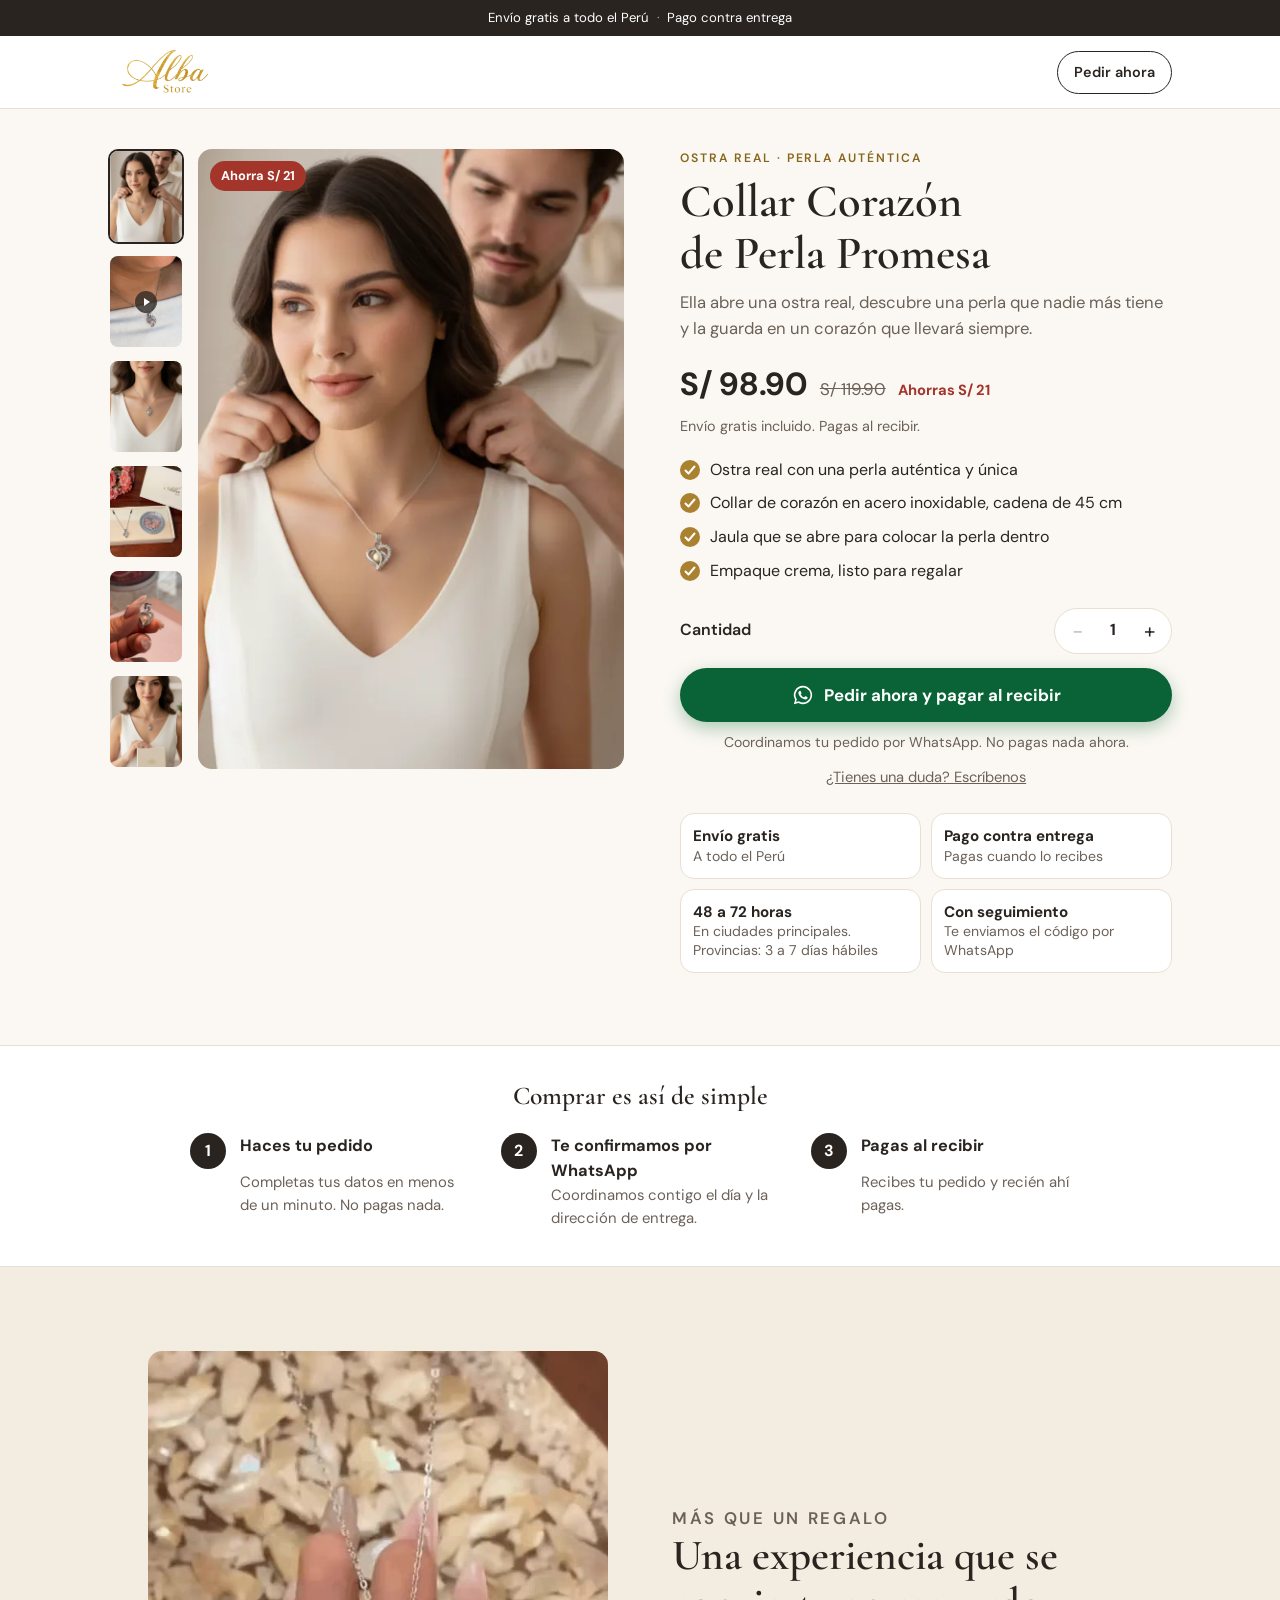
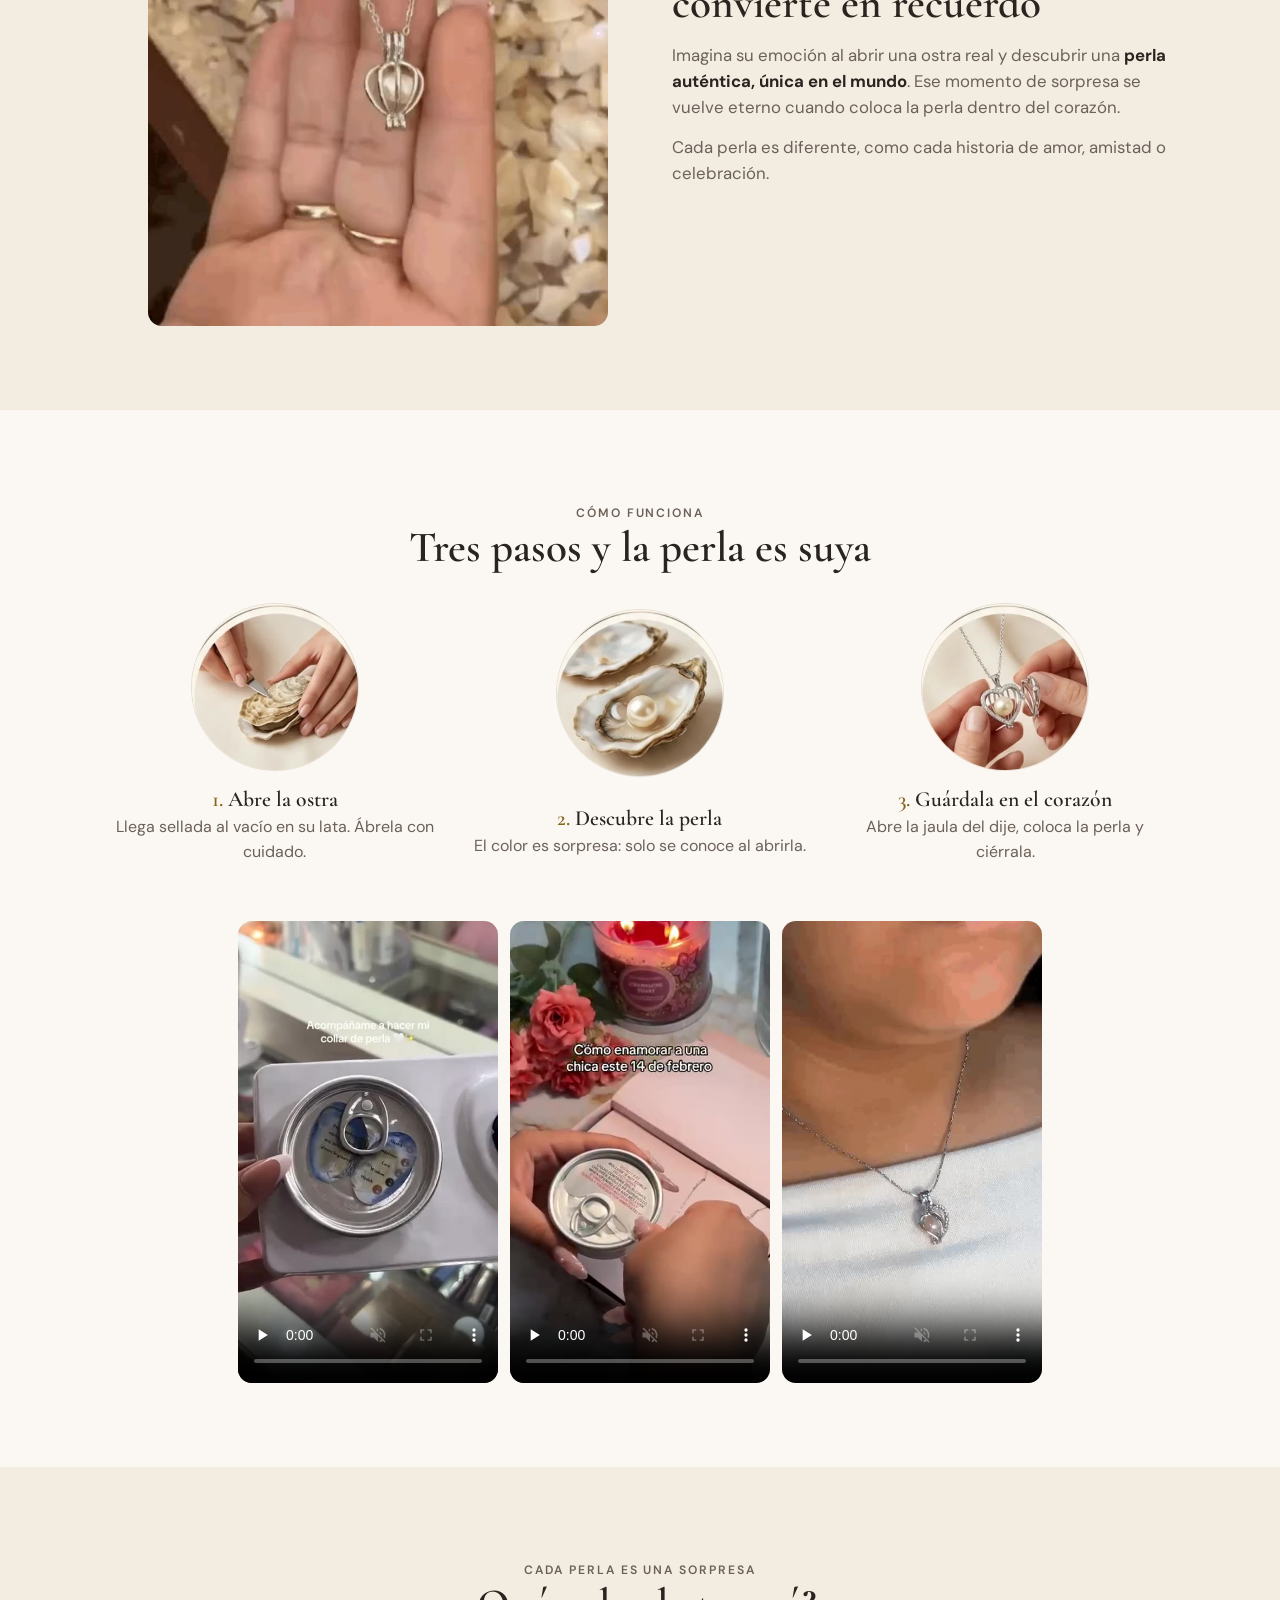
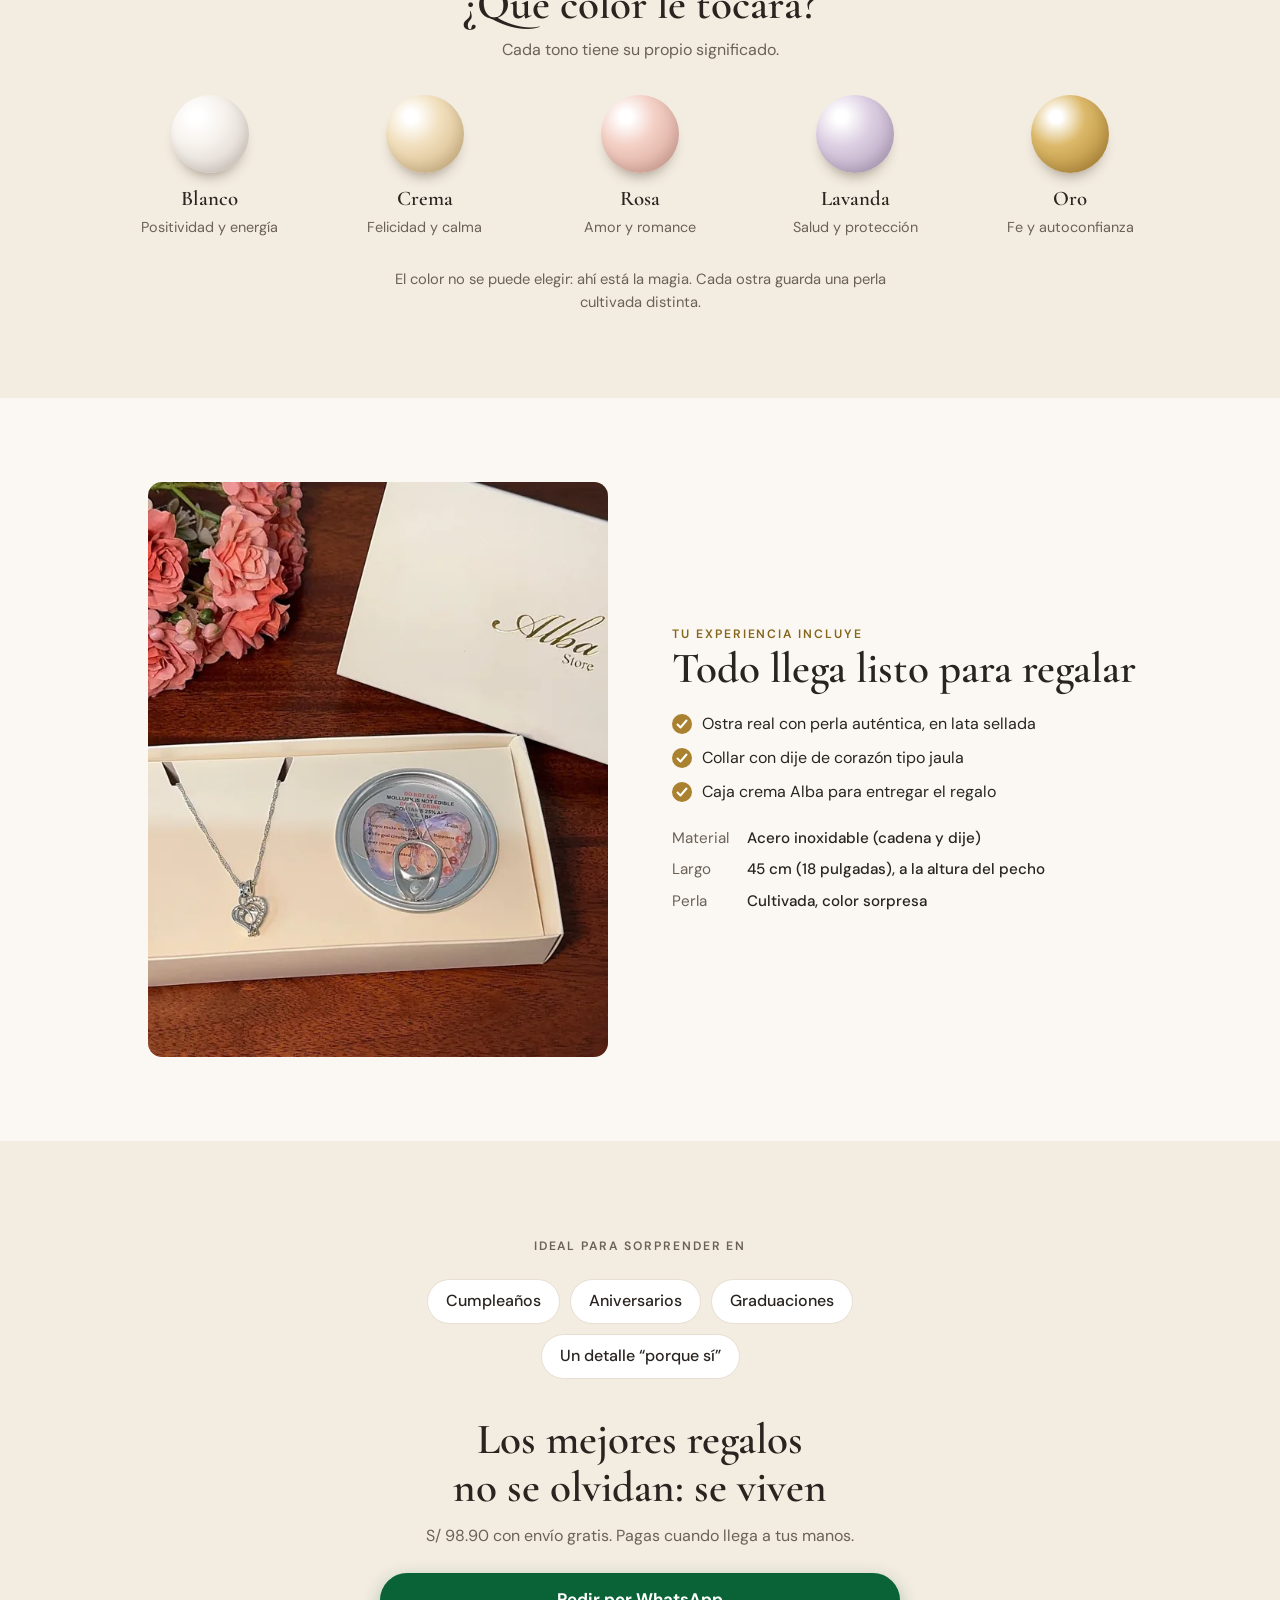
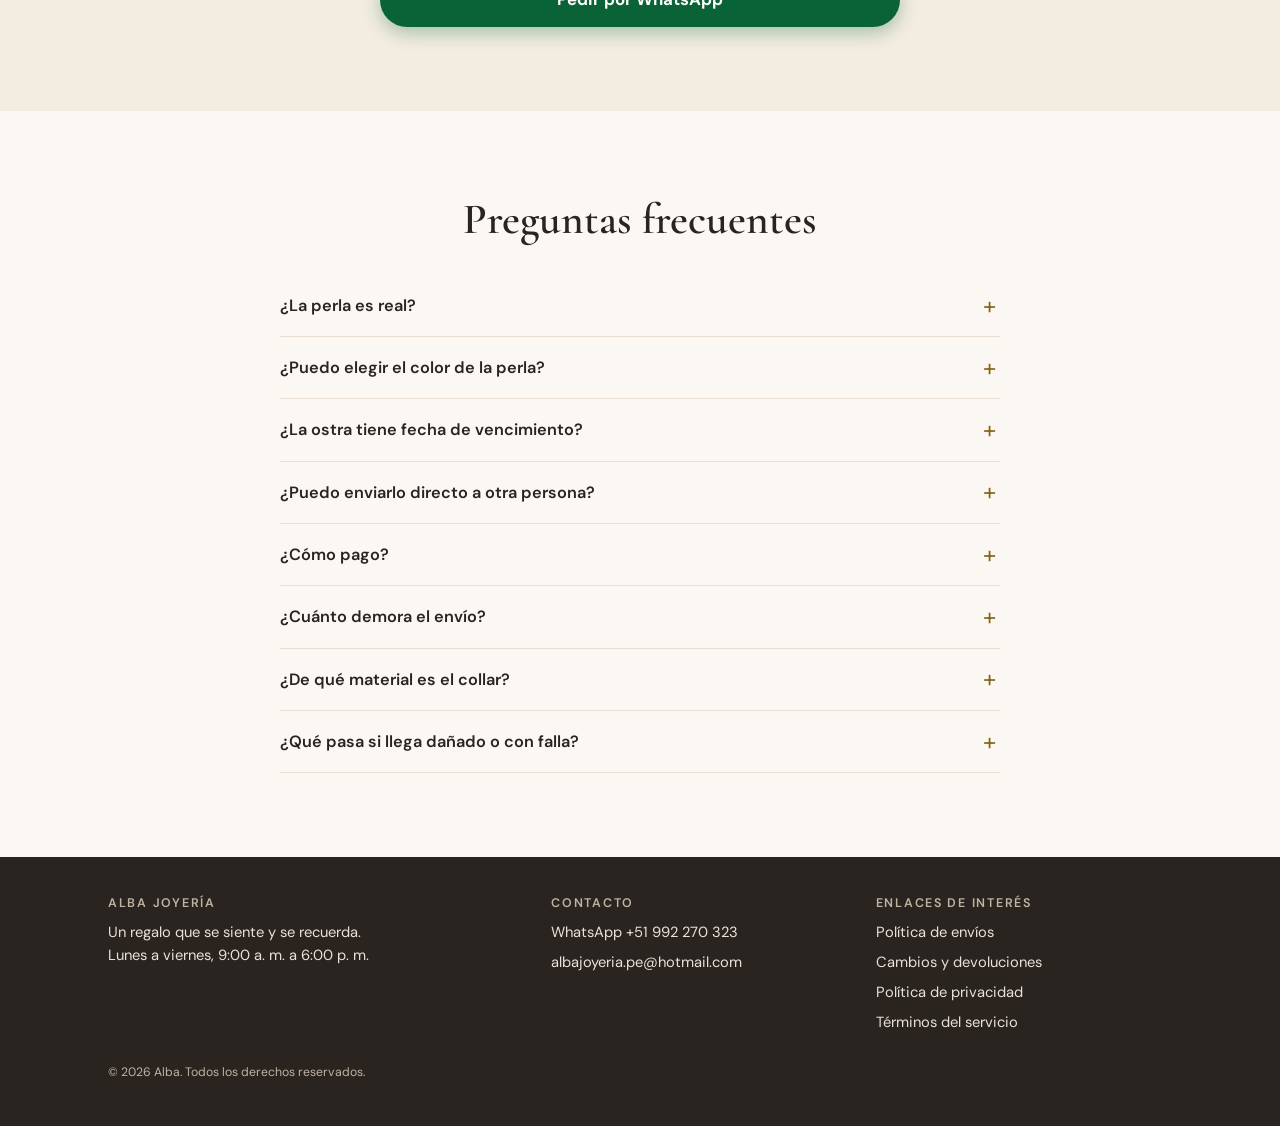
<file: index.html>
<!doctype html>
<html lang="es-PE">
<head>
<meta charset="utf-8">
<meta name="viewport" content="width=device-width, initial-scale=1, viewport-fit=cover">
<title>Collar Corazón de Perla Promesa — Alba</title>
<meta name="description" content="Una ostra real con una perla auténtica y un collar de corazón para guardarla. Envío gratis a todo el Perú y pago contra entrega.">
<meta name="theme-color" content="#2a2420">
<link rel="canonical" href="https://www.albajoyeriaperu.com/">
<meta property="og:type" content="product">
<meta property="og:title" content="Collar Corazón de Perla Promesa — Alba">
<meta property="og:description" content="Ella abre una ostra real, descubre su perla y la guarda en un corazón. Envío gratis a todo el Perú.">
<meta property="og:image" content="https://www.albajoyeriaperu.com/img/og.jpg">
<meta property="og:locale" content="es_PE">
<link rel="icon" href="img/logo.png">
<link rel="preconnect" href="https://fonts.googleapis.com">
<link rel="preconnect" href="https://fonts.gstatic.com" crossorigin>
<link href="https://fonts.googleapis.com/css2?family=Cormorant+Garamond:wght@500;600&family=DM+Sans:wght@400;500;600;700&display=swap" rel="stylesheet">
<link rel="preload" as="image" href="img/pareja-600.webp" imagesrcset="img/pareja-600.webp 600w, img/pareja-1200.webp 1200w" imagesizes="(min-width: 860px) 480px, 100vw">
<link rel="stylesheet" href="styles.css">
<script type="application/ld+json">
{
  "@context": "https://schema.org",
  "@type": "Product",
  "name": "Collar Corazón de Perla Promesa",
  "image": ["https://www.albajoyeriaperu.com/img/pareja-1200.webp", "https://www.albajoyeriaperu.com/img/caja-1200.webp"],
  "description": "Ostra real con perla auténtica y collar de corazón de acero inoxidable con jaula para guardar la perla. Incluye empaque de regalo.",
  "brand": { "@type": "Brand", "name": "Alba" },
  "offers": {
    "@type": "Offer",
    "priceCurrency": "PEN",
    "price": "98.90",
    "availability": "https://schema.org/InStock",
    "url": "https://www.albajoyeriaperu.com/"
  }
}
</script>
</head>
<body>

<div class="topbar"><span>Envío gratis a todo el Perú</span><span>Pago contra entrega</span></div>

<header class="header">
  <div class="wrap">
    <a href="#top" aria-label="Alba, inicio"><img src="img/logo.png" alt="Alba Store" width="400" height="200"></a>
    <a class="header-cta" href="https://wa.me/51992270323?text=Hola%20Alba%2C%20quiero%20pedir%20el%20Collar%20Coraz%C3%B3n%20de%20Perla%20Promesa" data-order>Pedir ahora</a>
  </div>
</header>

<main id="top">

  <!-- Producto -->
  <section class="product">
    <div class="wrap product-grid">

      <div class="gallery" aria-label="Fotos del producto">
        <span class="badge-save">Ahorra S/ <span data-save>21</span></span>
        <div class="gallery-thumbs" id="thumbs"></div>
        <div class="gallery-track" id="track" tabindex="0">
          <img src="img/pareja-600.webp" srcset="img/pareja-600.webp 600w, img/pareja-1200.webp 1200w" sizes="(min-width: 860px) 480px, 100vw" width="1080" height="1350" alt="Él le pone el collar de corazón con la perla dentro" fetchpriority="high">
          <video src="media/puesto.mp4" poster="media/puesto.jpg" muted loop playsinline preload="none" width="464" height="832" aria-label="Video del collar puesto"></video>
          <img src="img/detalle-600.webp" srcset="img/detalle-600.webp 600w, img/detalle-1200.webp 1200w" sizes="(min-width: 860px) 480px, 100vw" width="1080" height="1350" alt="Collar de corazón plateado con perla, puesto" loading="lazy">
          <img src="img/caja-600.webp" srcset="img/caja-600.webp 600w, img/caja-1200.webp 1200w" sizes="(min-width: 860px) 480px, 100vw" width="1200" height="1500" alt="Caja de regalo con el collar y la ostra enlatada" loading="lazy">
          <img src="img/perla-en-mano-600.webp" srcset="img/perla-en-mano-600.webp 600w, img/perla-en-mano-1200.webp 720w" sizes="(min-width: 860px) 480px, 100vw" width="720" height="895" alt="Perla rosada dentro del dije de corazón" loading="lazy">
          <img src="img/regalo-600.webp" srcset="img/regalo-600.webp 600w, img/regalo-1200.webp 864w" sizes="(min-width: 860px) 480px, 100vw" width="864" height="1080" alt="Collar puesto junto a la caja de regalo Alba" loading="lazy">
        </div>
      </div>

      <div class="buy">
        <p class="eyebrow">Ostra real · Perla auténtica</p>
        <h1>Collar Corazón de Perla Promesa</h1>
        <p class="lede">Ella abre una ostra real, descubre una perla que nadie más tiene y la guarda en un corazón que llevará siempre.</p>

        <div class="price">
          <span class="price-now">S/ <span data-price>98.90</span></span>
          <s class="price-was">S/ <span data-compare>119.90</span></s>
          <span class="price-save">Ahorras S/ <span data-save>21</span></span>
          <span class="price-note">Envío gratis incluido. Pagas al recibir.</span>
        </div>

        <ul class="checks">
          <li>Ostra real con una perla auténtica y única</li>
          <li>Collar de corazón en acero inoxidable, cadena de 45 cm</li>
          <li>Jaula que se abre para colocar la perla dentro</li>
          <li>Empaque crema, listo para regalar</li>
        </ul>

        <div class="buy-actions" id="buy-actions">
          <div class="qty-row">
            <span id="qty-label">Cantidad</span>
            <div class="stepper" role="group" aria-labelledby="qty-label">
              <button type="button" data-qty="-1" aria-label="Quitar uno">−</button>
              <output data-qty-out>1</output>
              <button type="button" data-qty="1" aria-label="Agregar uno">+</button>
            </div>
          </div>
          <a class="btn btn--wa" href="https://wa.me/51992270323?text=Hola%20Alba%2C%20quiero%20pedir%20el%20Collar%20Coraz%C3%B3n%20de%20Perla%20Promesa" data-order>
            <svg viewBox="0 0 24 24" aria-hidden="true"><path d="M12 2a10 10 0 0 0-8.6 15.1L2 22l5-1.3A10 10 0 1 0 12 2Zm0 18.2a8.200 8.200 0 0 1-4.200-1.150l-.3-.18-3 .78.800-2.900-.200-.3A8.200 8.200 0 1 1 12 20.2Zm4.500-6.100c-.250-.120-1.460-.720-1.690-.800-.230-.080-.390-.120-.560.120-.160.250-.640.800-.780.970-.140.160-.290.180-.530.060a6.700 6.700 0 0 1-1.980-1.220 7.400 7.400 0 0 1-1.370-1.700c-.140-.250-.020-.380.110-.500.110-.110.250-.290.370-.430.120-.140.160-.250.250-.410.080-.160.040-.310-.020-.430-.060-.120-.560-1.340-.760-1.840-.200-.480-.410-.420-.560-.420h-.480a.920.920 0 0 0-.660.310 2.800 2.800 0 0 0-.870 2.070c0 1.220.890 2.400 1.010 2.570.120.160 1.750 2.670 4.240 3.740.590.260 1.050.410 1.410.520.590.190 1.130.160 1.560.100.480-.070 1.460-.600 1.670-1.170.210-.580.210-1.070.140-1.170-.060-.110-.220-.170-.470-.290Z"/></svg>
            <span>Pedir ahora y pagar al recibir</span>
          </a>
          <p class="cta-note">Coordinamos tu pedido por WhatsApp. No pagas nada ahora.</p>
          <a class="link-quiet" href="https://wa.me/51992270323?text=Hola%20Alba%2C%20tengo%20una%20consulta%20sobre%20el%20Collar%20Coraz%C3%B3n%20de%20Perla" target="_blank" rel="noopener" data-track="consulta">¿Tienes una duda? Escríbenos</a>
        </div>

        <ul class="trust">
          <li><strong>Envío gratis</strong><span>A todo el Perú</span></li>
          <li><strong>Pago contra entrega</strong><span>Pagas cuando lo recibes</span></li>
          <li><strong>48 a 72 horas</strong><span>En ciudades principales. Provincias: 3 a 7 días hábiles</span></li>
          <li><strong>Con seguimiento</strong><span>Te enviamos el código por WhatsApp</span></li>
        </ul>
      </div>
    </div>
  </section>

  <!-- Cómo se compra -->
  <section class="howto" aria-labelledby="howto-title">
    <div class="wrap">
      <h2 id="howto-title">Comprar es así de simple</h2>
      <ol>
        <li><strong>Haces tu pedido</strong><span>Completas tus datos en menos de un minuto. No pagas nada.</span></li>
        <li><strong>Te confirmamos por WhatsApp</strong><span>Coordinamos contigo el día y la dirección de entrega.</span></li>
        <li><strong>Pagas al recibir</strong><span>Recibes tu pedido y recién ahí pagas.</span></li>
      </ol>
    </div>
  </section>

  <!-- Historia -->
  <section class="section section--sand">
    <div class="wrap story">
      <video src="media/jaula.mp4" poster="media/jaula.jpg" autoplay muted loop playsinline preload="metadata" width="600" height="746" aria-label="El dije en forma de jaula sostenido en la mano"></video>
      <div>
        <p class="eyebrow">Más que un regalo</p>
        <h2>Una experiencia que se convierte en recuerdo</h2>
        <p>Imagina su emoción al abrir una ostra real y descubrir una <strong>perla auténtica, única en el mundo</strong>. Ese momento de sorpresa se vuelve eterno cuando coloca la perla dentro del corazón.</p>
        <p>Cada perla es diferente, como cada historia de amor, amistad o celebración.</p>
      </div>
    </div>
  </section>

  <!-- Cómo funciona -->
  <section class="section">
    <div class="wrap">
      <div class="section-head">
        <p class="eyebrow">Cómo funciona</p>
        <h2>Tres pasos y la perla es suya</h2>
      </div>
      <ol class="steps">
        <li>
          <img src="img/paso-1.webp" width="300" height="300" alt="" loading="lazy">
          <div><h3>Abre la ostra</h3><p>Llega sellada al vacío en su lata. Ábrela con cuidado.</p></div>
        </li>
        <li>
          <img src="img/paso-2.webp" width="300" height="300" alt="" loading="lazy">
          <div><h3>Descubre la perla</h3><p>El color es sorpresa: solo se conoce al abrirla.</p></div>
        </li>
        <li>
          <img src="img/paso-3.webp" width="300" height="300" alt="" loading="lazy">
          <div><h3>Guárdala en el corazón</h3><p>Abre la jaula del dije, coloca la perla y ciérrala.</p></div>
        </li>
      </ol>

      <div class="reels" aria-label="Videos del collar">
        <video src="media/video-1.mp4" poster="media/video-1.jpg" controls muted playsinline preload="none" width="480" height="852" aria-label="Video: armando el collar de perla"></video>
        <video src="media/video-2.mp4" poster="media/video-2.jpg" controls muted playsinline preload="none" width="480" height="864" aria-label="Video: abriendo la lata con la ostra"></video>
        <video src="media/puesto.mp4" poster="media/puesto.jpg" controls muted loop playsinline preload="none" width="464" height="832" aria-label="Video: el collar puesto"></video>
      </div>
    </div>
  </section>

  <!-- Colores -->
  <section class="section section--sand">
    <div class="wrap">
      <div class="section-head">
        <p class="eyebrow">Cada perla es una sorpresa</p>
        <h2>¿Qué color le tocará?</h2>
        <p>Cada tono tiene su propio significado.</p>
      </div>
      <ul class="pearls">
        <li><div class="pearl" style="--c1:#f6f1ec;--c2:#cfc6bd"></div><strong>Blanco</strong><span>Positividad y energía</span></li>
        <li><div class="pearl" style="--c1:#f1dfbd;--c2:#c9aa76"></div><strong>Crema</strong><span>Felicidad y calma</span></li>
        <li><div class="pearl" style="--c1:#f3cfc4;--c2:#cf9a8e"></div><strong>Rosa</strong><span>Amor y romance</span></li>
        <li><div class="pearl" style="--c1:#ddd0e3;--c2:#a893b3"></div><strong>Lavanda</strong><span>Salud y protección</span></li>
        <li><div class="pearl" style="--c1:#dcb96a;--c2:#a57c2c"></div><strong>Oro</strong><span>Fe y autoconfianza</span></li>
      </ul>
      <p class="note">El color no se puede elegir: ahí está la magia. Cada ostra guarda una perla cultivada distinta.</p>
    </div>
  </section>

  <!-- Qué incluye -->
  <section class="section">
    <div class="wrap includes">
      <img src="img/caja-600.webp" srcset="img/caja-600.webp 600w, img/caja-1200.webp 1200w" sizes="(min-width: 860px) 460px, 100vw" width="1200" height="1500" alt="Caja Alba abierta con el collar y la lata de la ostra" loading="lazy">
      <div>
        <p class="eyebrow">Tu experiencia incluye</p>
        <h2>Todo llega listo para regalar</h2>
        <ul class="checks">
          <li>Ostra real con perla auténtica, en lata sellada</li>
          <li>Collar con dije de corazón tipo jaula</li>
          <li>Caja crema Alba para entregar el regalo</li>
        </ul>
        <dl class="specs">
          <dt>Material</dt><dd>Acero inoxidable (cadena y dije)</dd>
          <dt>Largo</dt><dd>45 cm (18 pulgadas), a la altura del pecho</dd>
          <dt>Perla</dt><dd>Cultivada, color sorpresa</dd>
        </dl>
      </div>
    </div>
  </section>

  <!-- Ocasiones + cierre -->
  <section class="section section--sand closing">
    <div class="wrap">
      <div class="box">
        <p class="eyebrow">Ideal para sorprender en</p>
        <ul class="occasions" style="margin-top:16px">
          <li>Cumpleaños</li><li>Aniversarios</li><li>Graduaciones</li><li>Un detalle “porque sí”</li>
        </ul>
        <h2 style="margin-top:36px">Los mejores regalos no se olvidan: se viven</h2>
        <p>S/ <span data-price>98.90</span> con envío gratis. Pagas cuando llega a tus manos.</p>
        <a class="btn btn--wa" href="https://wa.me/51992270323?text=Hola%20Alba%2C%20quiero%20pedir%20el%20Collar%20Coraz%C3%B3n%20de%20Perla%20Promesa" data-order>Pedir por WhatsApp</a>
      </div>
    </div>
  </section>

  <!-- FAQ -->
  <section class="section" id="preguntas">
    <div class="wrap">
      <div class="section-head"><h2>Preguntas frecuentes</h2></div>
      <div class="faq">
        <details>
          <summary>¿La perla es real?</summary>
          <p>Sí. La ostra es auténtica y en su interior guarda una perla real cultivada. Cada una es única.</p>
        </details>
        <details>
          <summary>¿Puedo elegir el color de la perla?</summary>
          <p>No, el color es sorpresa. La perla solo se descubre al abrir la ostra.</p>
        </details>
        <details>
          <summary>¿La ostra tiene fecha de vencimiento?</summary>
          <p>Viene sellada herméticamente y envasada al vacío en una disolución de alcohol, así que no genera olores ni se descompone. Recomendamos abrirla dentro de los primeros 6 meses y guardarla en un lugar fresco, seco y lejos de la luz directa.</p>
        </details>
        <details>
          <summary>¿Puedo enviarlo directo a otra persona?</summary>
          <p>Claro. Indícanos la dirección de quien quieres sorprender y lo enviamos listo para regalo. En ese caso te recomendamos pagar por adelantado, para que no le cobren al recibirlo.</p>
        </details>
        <details>
          <summary>¿Cómo pago?</summary>
          <p>Puedes pagar contra entrega, al momento de recibir tu pedido. Si prefieres pagar por adelantado, lo coordinamos por WhatsApp.</p>
        </details>
        <details>
          <summary>¿Cuánto demora el envío?</summary>
          <p>Despachamos en un máximo de 24 horas hábiles. En ciudades principales llega en 48 a 72 horas hábiles, y en provincias y zonas alejadas en 3 a 7 días hábiles. Te enviamos el código de seguimiento por WhatsApp.</p>
        </details>
        <details>
          <summary>¿De qué material es el collar?</summary>
          <p>La cadena y la jaula son de acero inoxidable. La cadena mide 45 cm (18 pulgadas), ideal para que el dije quede a la altura del pecho.</p>
        </details>
        <details>
          <summary>¿Qué pasa si llega dañado o con falla?</summary>
          <p>Escríbenos dentro de los 5 días calendario desde la entrega con fotos o video y lo resolvemos. Los detalles están en nuestra <a href="cambios-y-devoluciones.html">política de cambios y devoluciones</a>.</p>
        </details>
      </div>
    </div>
  </section>
</main>

<footer class="footer">
  <div class="wrap">
    <div class="footer-grid">
      <div>
        <h3>Alba Joyería</h3>
        <p>Un regalo que se siente y se recuerda.<br>Lunes a viernes, 9:00 a. m. a 6:00 p. m.</p>
      </div>
      <div>
        <h3>Contacto</h3>
        <ul>
          <li><a href="https://wa.me/51992270323" target="_blank" rel="noopener">WhatsApp +51 992 270 323</a></li>
          <li><a href="mailto:albajoyeria.pe@hotmail.com">albajoyeria.pe@hotmail.com</a></li>
        </ul>
      </div>
      <div>
        <h3>Enlaces de interés</h3>
        <ul>
          <li><a href="envios.html">Política de envíos</a></li>
          <li><a href="cambios-y-devoluciones.html">Cambios y devoluciones</a></li>
          <li><a href="privacidad.html">Política de privacidad</a></li>
          <li><a href="terminos.html">Términos del servicio</a></li>
        </ul>
      </div>
    </div>
    <small>© 2026 Alba. Todos los derechos reservados.</small>
  </div>
</footer>

<!-- Barra fija en móvil -->
<div class="sticky" id="sticky">
  <div class="sticky-price"><b>S/ <span data-price>98.90</span></b><s>S/ <span data-compare>119.90</span></s></div>
  <a class="btn btn--wa" href="https://wa.me/51992270323?text=Hola%20Alba%2C%20quiero%20pedir%20el%20Collar%20Coraz%C3%B3n%20de%20Perla%20Promesa" data-order><span>Pedir por WhatsApp<small>Pagas al recibir</small></span></a>
</div>

<!-- Formulario de pedido -->
<dialog class="order" id="order" aria-labelledby="order-title">
  <form class="order-inner" id="order-form" novalidate>
    <div class="order-head">
      <div>
        <h2 id="order-title">Completa tu pedido</h2>
        <p>Lo confirmamos contigo por WhatsApp. No pagas nada ahora.</p>
      </div>
      <button type="button" class="order-close" id="order-close" aria-label="Cerrar">×</button>
    </div>

    <div class="order-item">
      <img src="img/detalle-600.webp" width="56" height="70" alt="">
      <div>Collar Corazón de Perla Promesa</div>
      <div class="stepper" role="group" aria-label="Cantidad" style="flex:none">
        <button type="button" data-qty="-1" aria-label="Quitar uno">−</button>
        <output data-qty-out>1</output>
        <button type="button" data-qty="1" aria-label="Agregar uno">+</button>
      </div>
    </div>

    <label class="field">
      <span>Nombre y apellido</span>
      <input type="text" name="nombre" autocomplete="name" required>
    </label>
    <fieldset class="zone">
      <legend>¿A dónde lo enviamos?</legend>
      <label><input type="radio" name="zona" value="lima" checked><span>Lima y Callao</span></label>
      <label><input type="radio" name="zona" value="provincia"><span>Provincia</span></label>
    </fieldset>
    <div data-zona="lima">
      <label class="field">
        <span>Distrito</span>
        <select name="distrito" required><option value="">Selecciona tu distrito</option><option>Ancón</option><option>Ate</option><option>Barranco</option><option>Bellavista</option><option>Breña</option><option>Callao</option><option>Carabayllo</option><option>Carmen de la Legua-Reynoso</option><option>Chaclacayo</option><option>Chorrillos</option><option>Cieneguilla</option><option>Comas</option><option>El Agustino</option><option>Independencia</option><option>Jesús María</option><option>La Molina</option><option>La Perla</option><option>La Punta</option><option>La Victoria</option><option>Lima (Cercado)</option><option>Lince</option><option>Los Olivos</option><option>Lurigancho-Chosica</option><option>Lurín</option><option>Magdalena del Mar</option><option>Mi Perú</option><option>Miraflores</option><option>Pachacámac</option><option>Pucusana</option><option>Pueblo Libre</option><option>Puente Piedra</option><option>Punta Hermosa</option><option>Punta Negra</option><option>Rímac</option><option>San Bartolo</option><option>San Borja</option><option>San Isidro</option><option>San Juan de Lurigancho</option><option>San Juan de Miraflores</option><option>San Luis</option><option>San Martín de Porres</option><option>San Miguel</option><option>Santa Anita</option><option>Santa María del Mar</option><option>Santa Rosa</option><option>Santiago de Surco</option><option>Surquillo</option><option>Ventanilla</option><option>Villa El Salvador</option><option>Villa María del Triunfo</option></select>
      </label>
    </div>
    <div data-zona="provincia" hidden>
      <label class="field">
        <span>Departamento</span>
        <select name="departamento"><option value="">Selecciona tu departamento</option><option>Amazonas</option><option>Áncash</option><option>Apurímac</option><option>Arequipa</option><option>Ayacucho</option><option>Cajamarca</option><option>Cusco</option><option>Huancavelica</option><option>Huánuco</option><option>Ica</option><option>Junín</option><option>La Libertad</option><option>Lambayeque</option><option>Lima (provincias)</option><option>Loreto</option><option>Madre de Dios</option><option>Moquegua</option><option>Pasco</option><option>Piura</option><option>Puno</option><option>San Martín</option><option>Tacna</option><option>Tumbes</option><option>Ucayali</option></select>
      </label>
      <label class="field">
        <span>Provincia y distrito</span>
        <input type="text" name="localidad" placeholder="Ej.: Arequipa, Cayma">
      </label>
      <label class="field">
        <span>DNI <em>(opcional, para recoger en agencia)</em></span>
        <input type="text" name="dni" inputmode="numeric" maxlength="8" autocomplete="off">
      </label>
    </div>
    <label class="field">
      <span>Dirección de entrega <em>(opcional, puedes enviarla luego)</em></span>
      <input type="text" name="direccion" autocomplete="street-address">
    </label>

    <fieldset class="pay">
      <legend>¿Cómo prefieres pagar?</legend>
      <label><input type="radio" name="pago" value="Contra entrega" checked><span>Contra entrega<small>Pagas cuando recibes tu pedido</small></span></label>
      <label><input type="radio" name="pago" value="Pago por adelantado"><span>Por adelantado<small>Ideal si es un regalo para otra persona</small></span></label>
    </fieldset>

    <div class="order-total">
      <span>Total con envío gratis</span>
      <b>S/ <span data-total>98.90</span></b>
    </div>
    <button type="submit" class="btn btn--wa">Enviar pedido · S/ <span data-total>98.90</span></button>
    <p class="order-foot">Se abrirá WhatsApp con tu pedido ya escrito: revísalo y envíalo. Aquí no se hace ningún cobro.</p>
  </form>
</dialog>

<script src="script.js" defer></script>
</body>
</html>
</file>
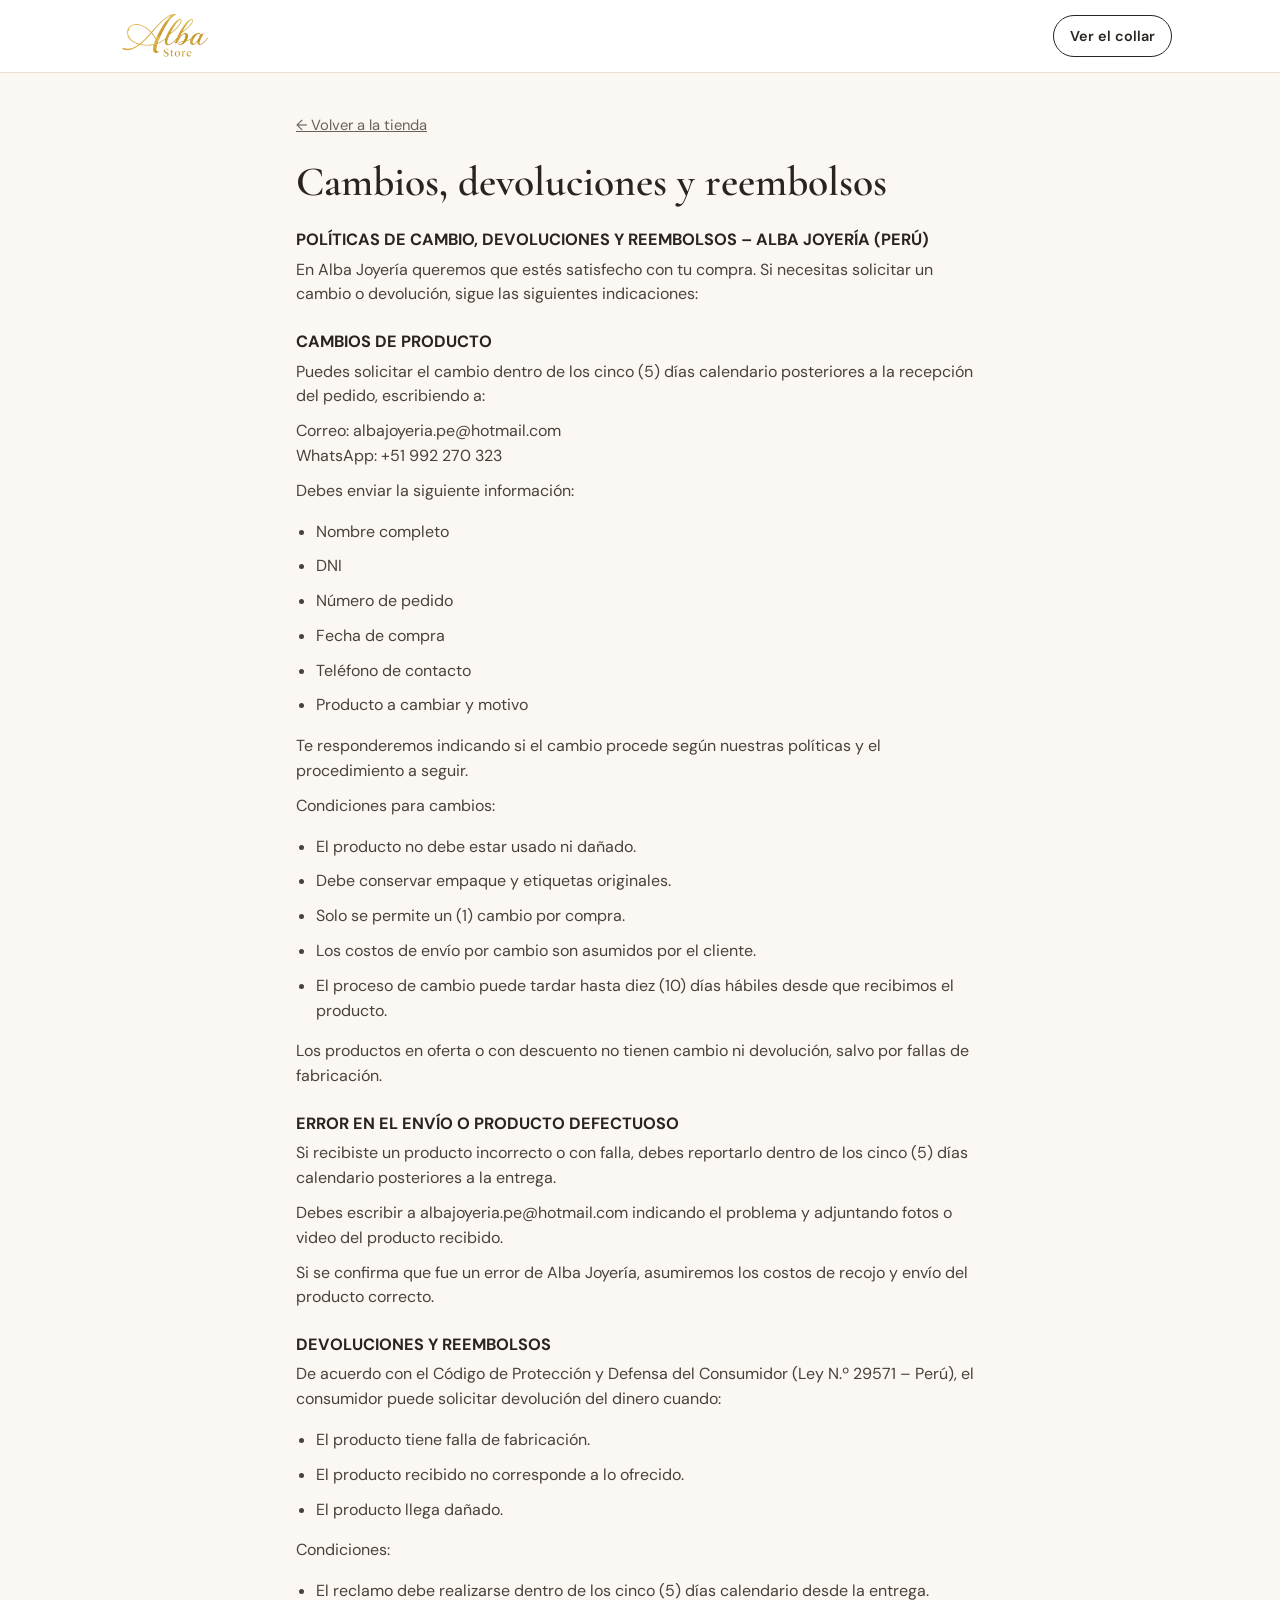
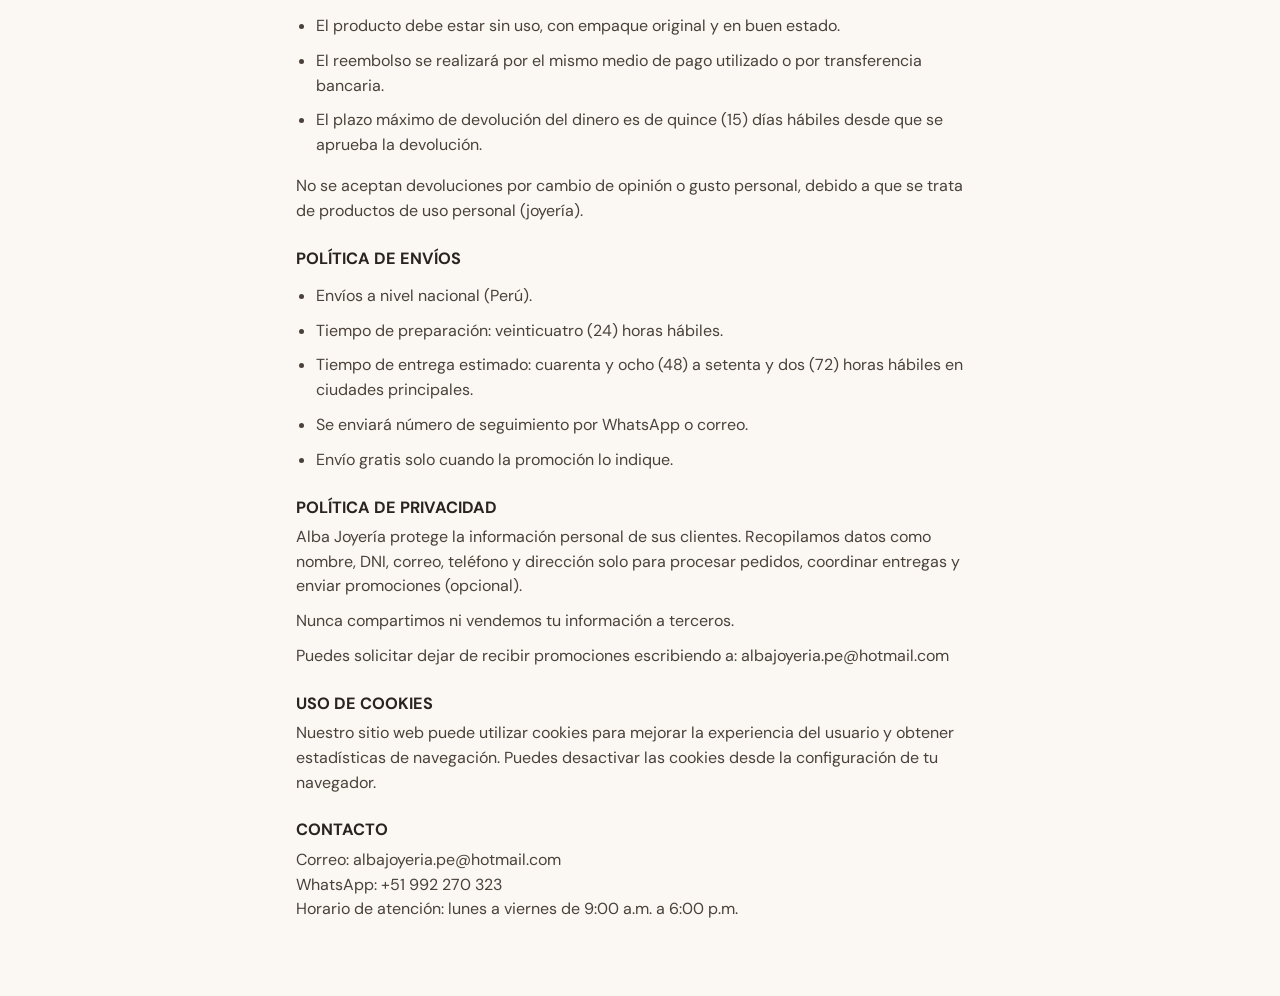
<file: cambios-y-devoluciones.html>
<!doctype html>
<html lang="es-PE">
<head>
<meta charset="utf-8">
<meta name="viewport" content="width=device-width, initial-scale=1">
<title>Cambios, devoluciones y reembolsos — Alba</title>
<link rel="icon" href="img/logo.png">
<link rel="preconnect" href="https://fonts.googleapis.com">
<link rel="preconnect" href="https://fonts.gstatic.com" crossorigin>
<link href="https://fonts.googleapis.com/css2?family=Cormorant+Garamond:wght@500;600&family=DM+Sans:wght@400;500;600;700&display=swap" rel="stylesheet">
<link rel="stylesheet" href="styles.css">
</head>
<body>
<header class="header"><div class="wrap">
<a href="index.html" aria-label="Alba, inicio"><img src="img/logo.png" alt="Alba Store" width="400" height="200"></a>
<a class="header-cta" href="index.html">Ver el collar</a>
</div></header>
<main class="legal">
<a class="back" href="index.html">← Volver a la tienda</a>
<h1>Cambios, devoluciones y reembolsos</h1>
<h2>POLÍTICAS DE CAMBIO, DEVOLUCIONES Y REEMBOLSOS – ALBA JOYERÍA (PERÚ)</h2>
<p>En Alba Joyería queremos que estés satisfecho con tu compra. Si necesitas solicitar un cambio o devolución, sigue las siguientes indicaciones:</p>
<h2>CAMBIOS DE PRODUCTO</h2>
<p>Puedes solicitar el cambio dentro de los cinco (5) días calendario posteriores a la recepción del pedido, escribiendo a:</p>
<p>Correo: <a>albajoyeria.pe@hotmail.com</a><br>WhatsApp: +51 992 270 323</p>
<p>Debes enviar la siguiente información:</p>
<ul>
<li>
<p>Nombre completo</p>
</li>
<li>
<p>DNI</p>
</li>
<li>
<p>Número de pedido</p>
</li>
<li>
<p>Fecha de compra</p>
</li>
<li>
<p>Teléfono de contacto</p>
</li>
<li>
<p>Producto a cambiar y motivo</p>
</li>
</ul>
<p>Te responderemos indicando si el cambio procede según nuestras políticas y el procedimiento a seguir.</p>
<p>Condiciones para cambios:</p>
<ul>
<li>
<p>El producto no debe estar usado ni dañado.</p>
</li>
<li>
<p>Debe conservar empaque y etiquetas originales.</p>
</li>
<li>
<p>Solo se permite un (1) cambio por compra.</p>
</li>
<li>
<p>Los costos de envío por cambio son asumidos por el cliente.</p>
</li>
<li>
<p>El proceso de cambio puede tardar hasta diez (10) días hábiles desde que recibimos el producto.</p>
</li>
</ul>
<p>Los productos en oferta o con descuento no tienen cambio ni devolución, salvo por fallas de fabricación.</p>
<h2>ERROR EN EL ENVÍO O PRODUCTO DEFECTUOSO</h2>
<p>Si recibiste un producto incorrecto o con falla, debes reportarlo dentro de los cinco (5) días calendario posteriores a la entrega.</p>
<p>Debes escribir a <a>albajoyeria.pe@hotmail.com</a> indicando el problema y adjuntando fotos o video del producto recibido.</p>
<p>Si se confirma que fue un error de Alba Joyería, asumiremos los costos de recojo y envío del producto correcto.</p>
<h2>DEVOLUCIONES Y REEMBOLSOS</h2>
<p>De acuerdo con el Código de Protección y Defensa del Consumidor (Ley N.º 29571 – Perú), el consumidor puede solicitar devolución del dinero cuando:</p>
<ul>
<li>
<p>El producto tiene falla de fabricación.</p>
</li>
<li>
<p>El producto recibido no corresponde a lo ofrecido.</p>
</li>
<li>
<p>El producto llega dañado.</p>
</li>
</ul>
<p>Condiciones:</p>
<ul>
<li>
<p>El reclamo debe realizarse dentro de los cinco (5) días calendario desde la entrega.</p>
</li>
<li>
<p>El producto debe estar sin uso, con empaque original y en buen estado.</p>
</li>
<li>
<p>El reembolso se realizará por el mismo medio de pago utilizado o por transferencia bancaria.</p>
</li>
<li>
<p>El plazo máximo de devolución del dinero es de quince (15) días hábiles desde que se aprueba la devolución.</p>
</li>
</ul>
<p>No se aceptan devoluciones por cambio de opinión o gusto personal, debido a que se trata de productos de uso personal (joyería).</p>
<h2>POLÍTICA DE ENVÍOS</h2>
<ul>
<li>
<p>Envíos a nivel nacional (Perú).</p>
</li>
<li>
<p>Tiempo de preparación: veinticuatro (24) horas hábiles.</p>
</li>
<li>
<p>Tiempo de entrega estimado: cuarenta y ocho (48) a setenta y dos (72) horas hábiles en ciudades principales.</p>
</li>
<li>
<p>Se enviará número de seguimiento por WhatsApp o correo.</p>
</li>
<li>
<p>Envío gratis solo cuando la promoción lo indique.</p>
</li>
</ul>
<h2>POLÍTICA DE PRIVACIDAD</h2>
<p>Alba Joyería protege la información personal de sus clientes. Recopilamos datos como nombre, DNI, correo, teléfono y dirección solo para procesar pedidos, coordinar entregas y enviar promociones (opcional).</p>
<p>Nunca compartimos ni vendemos tu información a terceros.</p>
<p>Puedes solicitar dejar de recibir promociones escribiendo a: <a>albajoyeria.pe@hotmail.com</a></p>
<h2>USO DE COOKIES</h2>
<p>Nuestro sitio web puede utilizar cookies para mejorar la experiencia del usuario y obtener estadísticas de navegación. Puedes desactivar las cookies desde la configuración de tu navegador.</p>
<h2>CONTACTO</h2>
<p>Correo: <a>albajoyeria.pe@hotmail.com</a><br>WhatsApp: +51 992 270 323<br>Horario de atención: lunes a viernes de 9:00 a.m. a 6:00 p.m.</p>
</main>
</body>
</html>
</file>
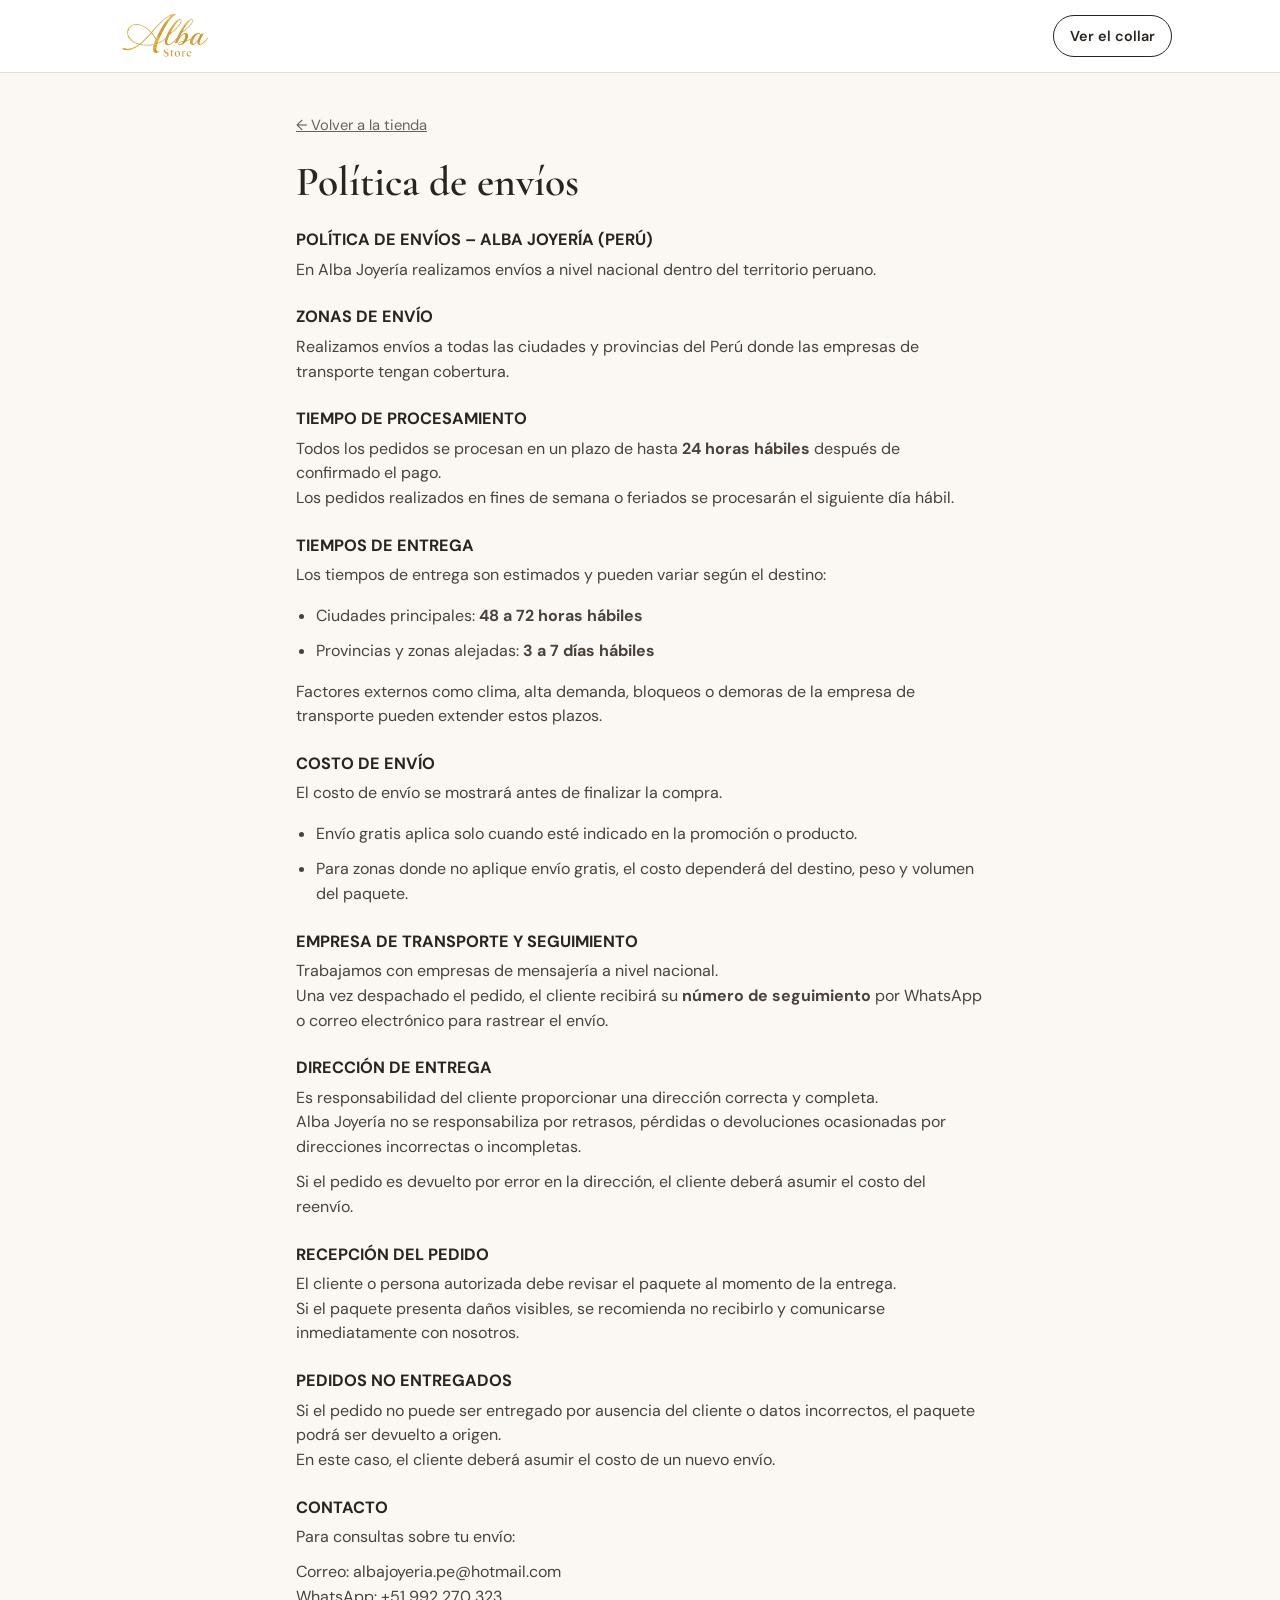
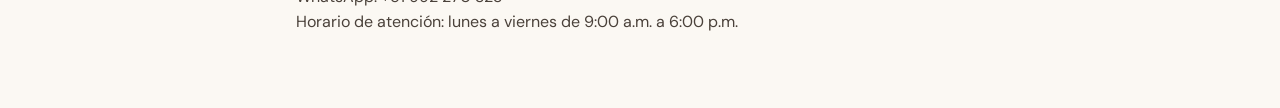
<file: envios.html>
<!doctype html>
<html lang="es-PE">
<head>
<meta charset="utf-8">
<meta name="viewport" content="width=device-width, initial-scale=1">
<title>Política de envíos — Alba</title>
<link rel="icon" href="img/logo.png">
<link rel="preconnect" href="https://fonts.googleapis.com">
<link rel="preconnect" href="https://fonts.gstatic.com" crossorigin>
<link href="https://fonts.googleapis.com/css2?family=Cormorant+Garamond:wght@500;600&family=DM+Sans:wght@400;500;600;700&display=swap" rel="stylesheet">
<link rel="stylesheet" href="styles.css">
</head>
<body>
<header class="header"><div class="wrap">
<a href="index.html" aria-label="Alba, inicio"><img src="img/logo.png" alt="Alba Store" width="400" height="200"></a>
<a class="header-cta" href="index.html">Ver el collar</a>
</div></header>
<main class="legal">
<a class="back" href="index.html">← Volver a la tienda</a>
<h1>Política de envíos</h1>
<h2>POLÍTICA DE ENVÍOS – ALBA JOYERÍA (PERÚ)</h2>
<p>En Alba Joyería realizamos envíos a nivel nacional dentro del territorio peruano.</p>
<h2>ZONAS DE ENVÍO</h2>
<p>Realizamos envíos a todas las ciudades y provincias del Perú donde las empresas de transporte tengan cobertura.</p>
<h2>TIEMPO DE PROCESAMIENTO</h2>
<p>Todos los pedidos se procesan en un plazo de hasta <strong>24 horas hábiles</strong> después de confirmado el pago.<br>Los pedidos realizados en fines de semana o feriados se procesarán el siguiente día hábil.</p>
<h2>TIEMPOS DE ENTREGA</h2>
<p>Los tiempos de entrega son estimados y pueden variar según el destino:</p>
<ul>
<li>
<p>Ciudades principales: <strong>48 a 72 horas hábiles</strong></p>
</li>
<li>
<p>Provincias y zonas alejadas: <strong>3 a 7 días hábiles</strong></p>
</li>
</ul>
<p>Factores externos como clima, alta demanda, bloqueos o demoras de la empresa de transporte pueden extender estos plazos.</p>
<h2>COSTO DE ENVÍO</h2>
<p>El costo de envío se mostrará antes de finalizar la compra.</p>
<ul>
<li>
<p>Envío gratis aplica solo cuando esté indicado en la promoción o producto.</p>
</li>
<li>
<p>Para zonas donde no aplique envío gratis, el costo dependerá del destino, peso y volumen del paquete.</p>
</li>
</ul>
<h2>EMPRESA DE TRANSPORTE Y SEGUIMIENTO</h2>
<p>Trabajamos con empresas de mensajería a nivel nacional.<br>Una vez despachado el pedido, el cliente recibirá su <strong>número de seguimiento</strong> por WhatsApp o correo electrónico para rastrear el envío.</p>
<h2>DIRECCIÓN DE ENTREGA</h2>
<p>Es responsabilidad del cliente proporcionar una dirección correcta y completa.<br>Alba Joyería no se responsabiliza por retrasos, pérdidas o devoluciones ocasionadas por direcciones incorrectas o incompletas.</p>
<p>Si el pedido es devuelto por error en la dirección, el cliente deberá asumir el costo del reenvío.</p>
<h2>RECEPCIÓN DEL PEDIDO</h2>
<p>El cliente o persona autorizada debe revisar el paquete al momento de la entrega.<br>Si el paquete presenta daños visibles, se recomienda no recibirlo y comunicarse inmediatamente con nosotros.</p>
<h2>PEDIDOS NO ENTREGADOS</h2>
<p>Si el pedido no puede ser entregado por ausencia del cliente o datos incorrectos, el paquete podrá ser devuelto a origen.<br>En este caso, el cliente deberá asumir el costo de un nuevo envío.</p>
<h2>CONTACTO</h2>
<p>Para consultas sobre tu envío:</p>
<p>Correo: <a>albajoyeria.pe@hotmail.com</a><br>WhatsApp: +51 992 270 323<br>Horario de atención: lunes a viernes de 9:00 a.m. a 6:00 p.m.</p>
</main>
</body>
</html>
</file>
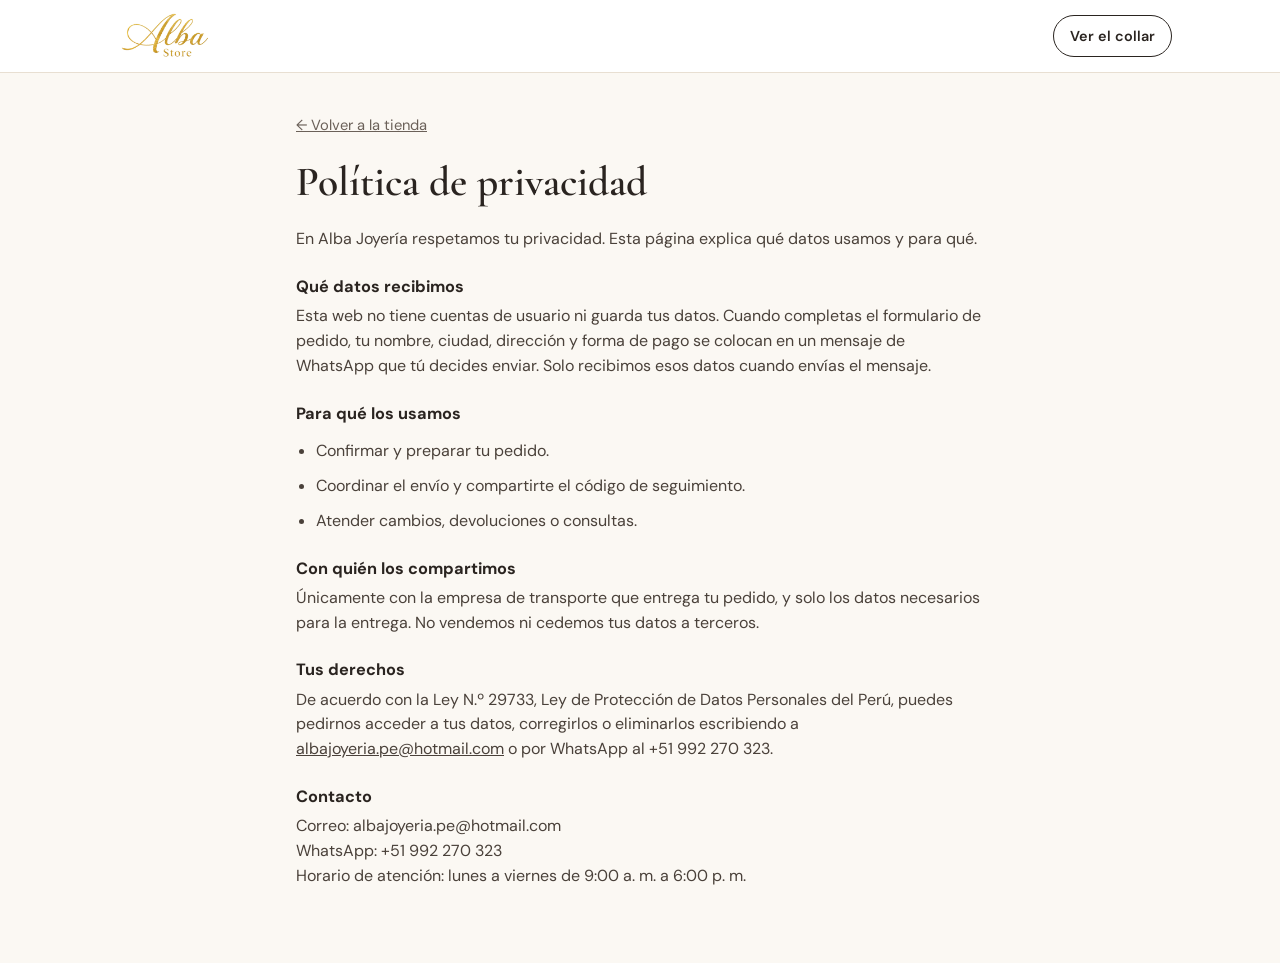
<file: privacidad.html>
<!doctype html>
<html lang="es-PE">
<head>
<meta charset="utf-8">
<meta name="viewport" content="width=device-width, initial-scale=1">
<title>Política de privacidad — Alba</title>
<link rel="icon" href="img/logo.png">
<link rel="preconnect" href="https://fonts.googleapis.com">
<link rel="preconnect" href="https://fonts.gstatic.com" crossorigin>
<link href="https://fonts.googleapis.com/css2?family=Cormorant+Garamond:wght@500;600&family=DM+Sans:wght@400;500;600;700&display=swap" rel="stylesheet">
<link rel="stylesheet" href="styles.css">
</head>
<body>
<header class="header"><div class="wrap">
<a href="index.html" aria-label="Alba, inicio"><img src="img/logo.png" alt="Alba Store" width="400" height="200"></a>
<a class="header-cta" href="index.html">Ver el collar</a>
</div></header>
<main class="legal">
<a class="back" href="index.html">← Volver a la tienda</a>
<h1>Política de privacidad</h1>
<p>En Alba Joyería respetamos tu privacidad. Esta página explica qué datos usamos y para qué.</p>
<h2>Qué datos recibimos</h2>
<p>Esta web no tiene cuentas de usuario ni guarda tus datos. Cuando completas el formulario de pedido, tu nombre, ciudad, dirección y forma de pago se colocan en un mensaje de WhatsApp que tú decides enviar. Solo recibimos esos datos cuando envías el mensaje.</p>
<h2>Para qué los usamos</h2>
<ul>
<li>Confirmar y preparar tu pedido.</li>
<li>Coordinar el envío y compartirte el código de seguimiento.</li>
<li>Atender cambios, devoluciones o consultas.</li>
</ul>
<h2>Con quién los compartimos</h2>
<p>Únicamente con la empresa de transporte que entrega tu pedido, y solo los datos necesarios para la entrega. No vendemos ni cedemos tus datos a terceros.</p>
<h2>Tus derechos</h2>
<p>De acuerdo con la Ley N.º 29733, Ley de Protección de Datos Personales del Perú, puedes pedirnos acceder a tus datos, corregirlos o eliminarlos escribiendo a <a href="mailto:albajoyeria.pe@hotmail.com">albajoyeria.pe@hotmail.com</a> o por WhatsApp al +51 992 270 323.</p>
<h2>Contacto</h2>
<p>Correo: albajoyeria.pe@hotmail.com<br>WhatsApp: +51 992 270 323<br>Horario de atención: lunes a viernes de 9:00 a. m. a 6:00 p. m.</p>
</main>
</body>
</html>
</file>
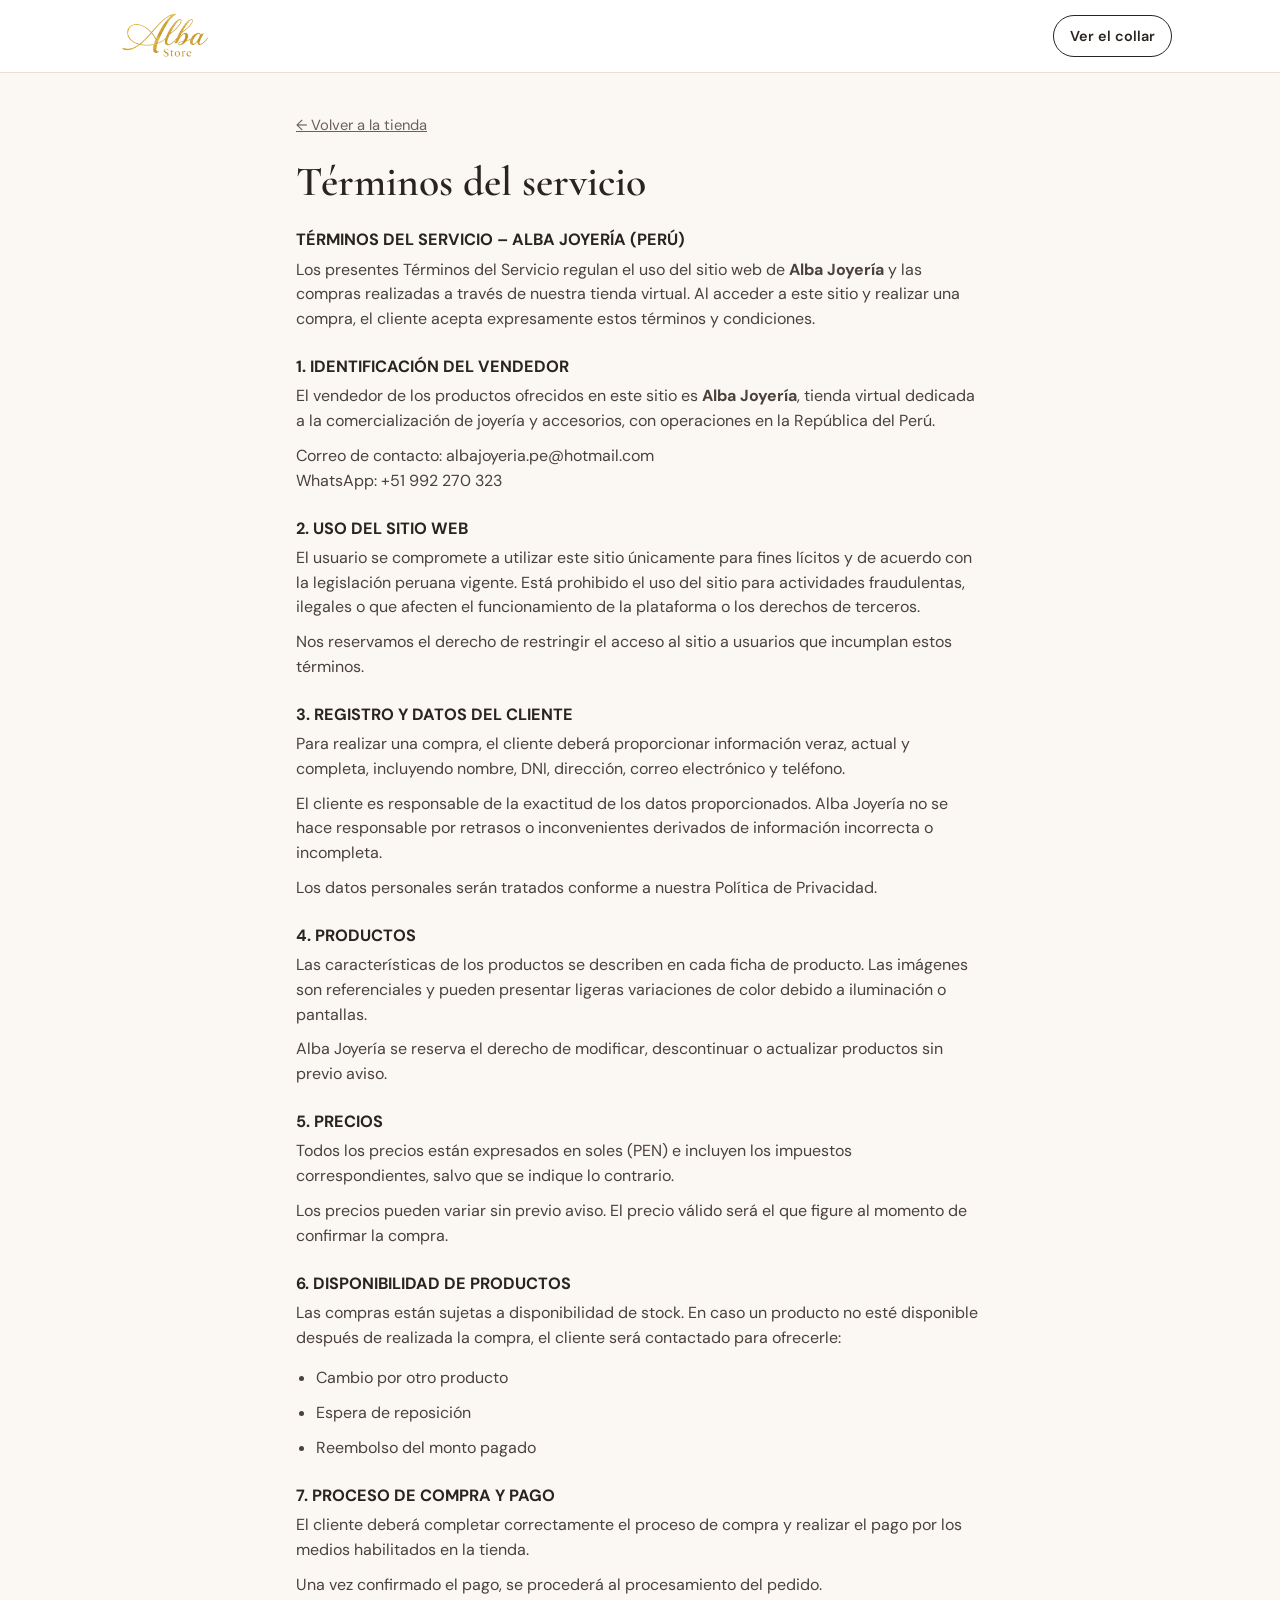
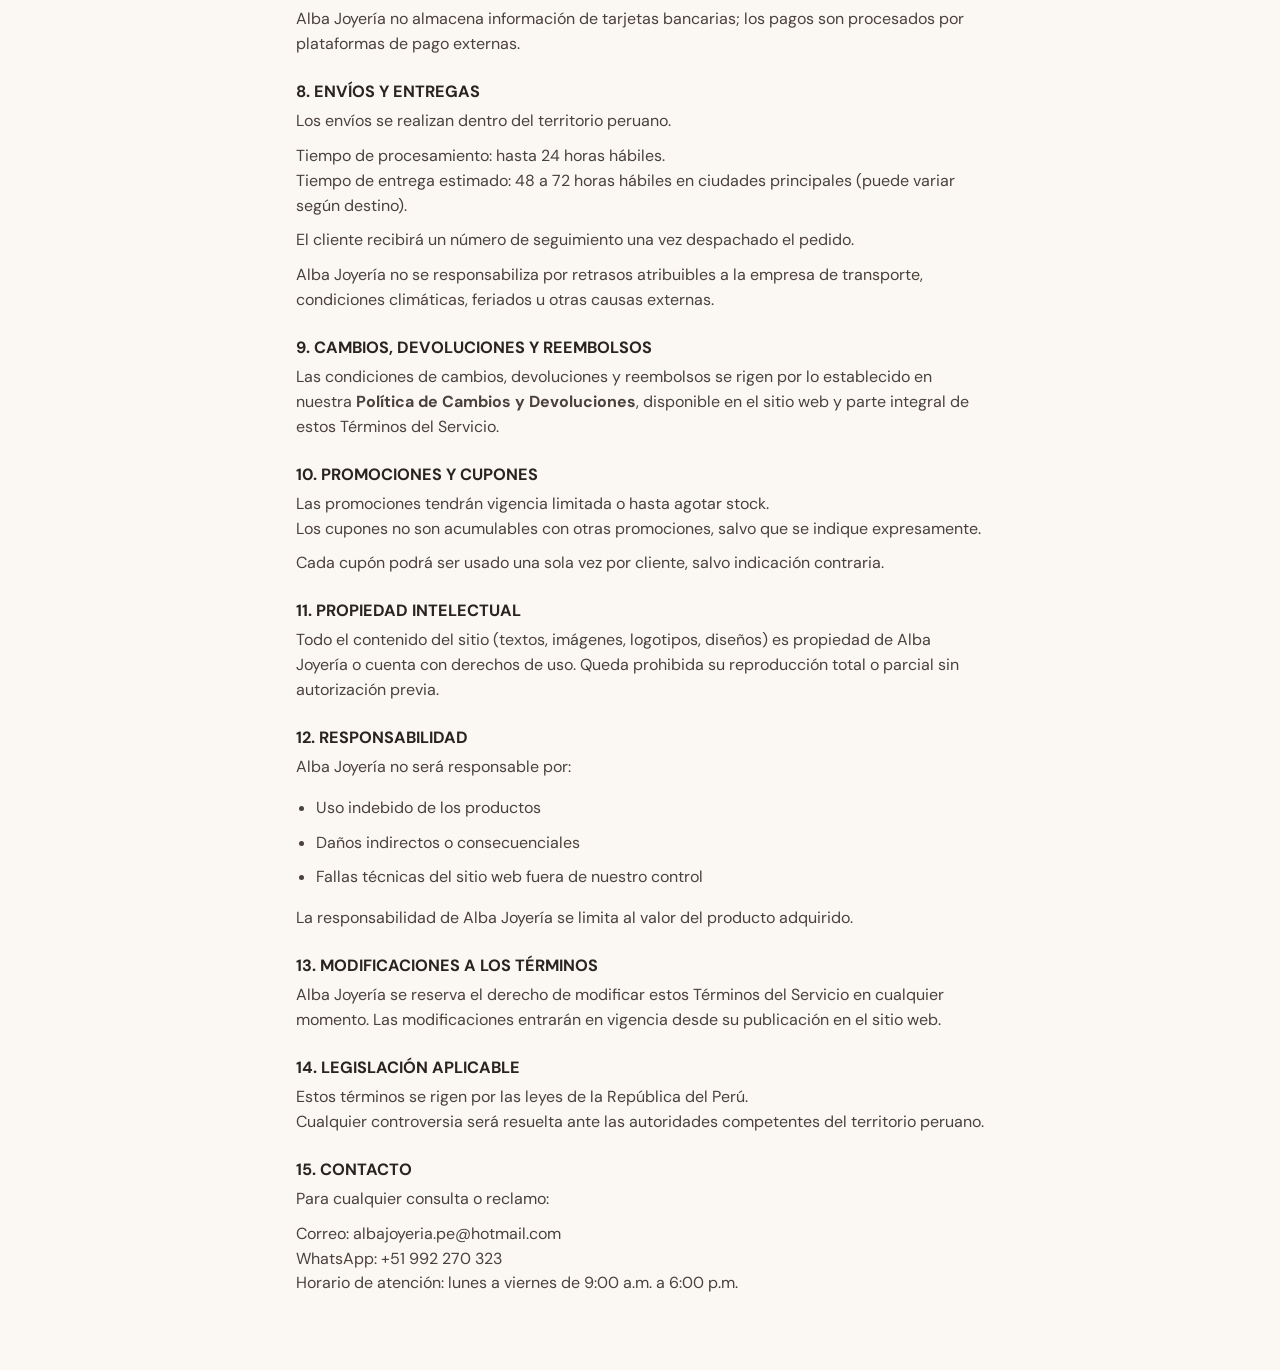
<file: terminos.html>
<!doctype html>
<html lang="es-PE">
<head>
<meta charset="utf-8">
<meta name="viewport" content="width=device-width, initial-scale=1">
<title>Términos del servicio — Alba</title>
<link rel="icon" href="img/logo.png">
<link rel="preconnect" href="https://fonts.googleapis.com">
<link rel="preconnect" href="https://fonts.gstatic.com" crossorigin>
<link href="https://fonts.googleapis.com/css2?family=Cormorant+Garamond:wght@500;600&family=DM+Sans:wght@400;500;600;700&display=swap" rel="stylesheet">
<link rel="stylesheet" href="styles.css">
</head>
<body>
<header class="header"><div class="wrap">
<a href="index.html" aria-label="Alba, inicio"><img src="img/logo.png" alt="Alba Store" width="400" height="200"></a>
<a class="header-cta" href="index.html">Ver el collar</a>
</div></header>
<main class="legal">
<a class="back" href="index.html">← Volver a la tienda</a>
<h1>Términos del servicio</h1>
<h2>TÉRMINOS DEL SERVICIO – ALBA JOYERÍA (PERÚ)</h2>
<p>Los presentes Términos del Servicio regulan el uso del sitio web de <strong>Alba Joyería</strong> y las compras realizadas a través de nuestra tienda virtual. Al acceder a este sitio y realizar una compra, el cliente acepta expresamente estos términos y condiciones.</p>
<h2>1. IDENTIFICACIÓN DEL VENDEDOR</h2>
<p>El vendedor de los productos ofrecidos en este sitio es <strong>Alba Joyería</strong>, tienda virtual dedicada a la comercialización de joyería y accesorios, con operaciones en la República del Perú.</p>
<p>Correo de contacto: <a>albajoyeria.pe@hotmail.com</a><br>WhatsApp: +51 992 270 323</p>
<h2>2. USO DEL SITIO WEB</h2>
<p>El usuario se compromete a utilizar este sitio únicamente para fines lícitos y de acuerdo con la legislación peruana vigente. Está prohibido el uso del sitio para actividades fraudulentas, ilegales o que afecten el funcionamiento de la plataforma o los derechos de terceros.</p>
<p>Nos reservamos el derecho de restringir el acceso al sitio a usuarios que incumplan estos términos.</p>
<h2>3. REGISTRO Y DATOS DEL CLIENTE</h2>
<p>Para realizar una compra, el cliente deberá proporcionar información veraz, actual y completa, incluyendo nombre, DNI, dirección, correo electrónico y teléfono.</p>
<p>El cliente es responsable de la exactitud de los datos proporcionados. Alba Joyería no se hace responsable por retrasos o inconvenientes derivados de información incorrecta o incompleta.</p>
<p>Los datos personales serán tratados conforme a nuestra Política de Privacidad.</p>
<h2>4. PRODUCTOS</h2>
<p>Las características de los productos se describen en cada ficha de producto. Las imágenes son referenciales y pueden presentar ligeras variaciones de color debido a iluminación o pantallas.</p>
<p>Alba Joyería se reserva el derecho de modificar, descontinuar o actualizar productos sin previo aviso.</p>
<h2>5. PRECIOS</h2>
<p>Todos los precios están expresados en soles (PEN) e incluyen los impuestos correspondientes, salvo que se indique lo contrario.</p>
<p>Los precios pueden variar sin previo aviso. El precio válido será el que figure al momento de confirmar la compra.</p>
<h2>6. DISPONIBILIDAD DE PRODUCTOS</h2>
<p>Las compras están sujetas a disponibilidad de stock. En caso un producto no esté disponible después de realizada la compra, el cliente será contactado para ofrecerle:</p>
<ul>
<li>
<p>Cambio por otro producto</p>
</li>
<li>
<p>Espera de reposición</p>
</li>
<li>
<p>Reembolso del monto pagado</p>
</li>
</ul>
<h2>7. PROCESO DE COMPRA Y PAGO</h2>
<p>El cliente deberá completar correctamente el proceso de compra y realizar el pago por los medios habilitados en la tienda.</p>
<p>Una vez confirmado el pago, se procederá al procesamiento del pedido.</p>
<p>Alba Joyería no almacena información de tarjetas bancarias; los pagos son procesados por plataformas de pago externas.</p>
<h2>8. ENVÍOS Y ENTREGAS</h2>
<p>Los envíos se realizan dentro del territorio peruano.</p>
<p>Tiempo de procesamiento: hasta 24 horas hábiles.<br>Tiempo de entrega estimado: 48 a 72 horas hábiles en ciudades principales (puede variar según destino).</p>
<p>El cliente recibirá un número de seguimiento una vez despachado el pedido.</p>
<p>Alba Joyería no se responsabiliza por retrasos atribuibles a la empresa de transporte, condiciones climáticas, feriados u otras causas externas.</p>
<h2>9. CAMBIOS, DEVOLUCIONES Y REEMBOLSOS</h2>
<p>Las condiciones de cambios, devoluciones y reembolsos se rigen por lo establecido en nuestra <strong>Política de Cambios y Devoluciones</strong>, disponible en el sitio web y parte integral de estos Términos del Servicio.</p>
<h2>10. PROMOCIONES Y CUPONES</h2>
<p>Las promociones tendrán vigencia limitada o hasta agotar stock.<br>Los cupones no son acumulables con otras promociones, salvo que se indique expresamente.</p>
<p>Cada cupón podrá ser usado una sola vez por cliente, salvo indicación contraria.</p>
<h2>11. PROPIEDAD INTELECTUAL</h2>
<p>Todo el contenido del sitio (textos, imágenes, logotipos, diseños) es propiedad de Alba Joyería o cuenta con derechos de uso. Queda prohibida su reproducción total o parcial sin autorización previa.</p>
<h2>12. RESPONSABILIDAD</h2>
<p>Alba Joyería no será responsable por:</p>
<ul>
<li>
<p>Uso indebido de los productos</p>
</li>
<li>
<p>Daños indirectos o consecuenciales</p>
</li>
<li>
<p>Fallas técnicas del sitio web fuera de nuestro control</p>
</li>
</ul>
<p>La responsabilidad de Alba Joyería se limita al valor del producto adquirido.</p>
<h2>13. MODIFICACIONES A LOS TÉRMINOS</h2>
<p>Alba Joyería se reserva el derecho de modificar estos Términos del Servicio en cualquier momento. Las modificaciones entrarán en vigencia desde su publicación en el sitio web.</p>
<h2>14. LEGISLACIÓN APLICABLE</h2>
<p>Estos términos se rigen por las leyes de la República del Perú.<br>Cualquier controversia será resuelta ante las autoridades competentes del territorio peruano.</p>
<h2>15. CONTACTO</h2>
<p>Para cualquier consulta o reclamo:</p>
<p>Correo: <a>albajoyeria.pe@hotmail.com</a><br>WhatsApp: +51 992 270 323<br>Horario de atención: lunes a viernes de 9:00 a.m. a 6:00 p.m.</p>
</main>
</body>
</html>
</file>
<file: styles.css>
/* Alba — estilos. Mobile-first. */
:root {
  --bg: #fbf8f3;
  --surface: #ffffff;
  --sand: #f3ece1;
  --ink: #2a2420;
  --muted: #6b6159;
  --gold: #a9812f;
  --gold-text: #86651c;
  --line: #e8dfd2;
  --wa: #0a6336;
  --wa-dark: #074a28;
  --sale: #a3352b;
  --radius: 14px;
  --serif: "Cormorant Garamond", "Times New Roman", serif;
  --sans: "DM Sans", system-ui, -apple-system, "Segoe UI", Roboto, sans-serif;
  --wrap: 1120px;
}

*, *::before, *::after { box-sizing: border-box; }
html { scroll-behavior: smooth; -webkit-text-size-adjust: 100%; }
body {
  margin: 0;
  background: var(--bg);
  color: var(--ink);
  font-family: var(--sans);
  font-size: 16px;
  line-height: 1.55;
  -webkit-font-smoothing: antialiased;
}
img, video { max-width: 100%; height: auto; display: block; }
a { color: inherit; }
h1, h2, h3 { font-family: var(--serif); font-weight: 600; line-height: 1.12; margin: 0; text-wrap: balance; }
h2 { font-size: clamp(1.9rem, 5.2vw, 2.7rem); }
h3 { font-size: 1.35rem; }
p { margin: 0; }
button { font: inherit; color: inherit; }
:focus-visible { outline: 2px solid var(--gold); outline-offset: 3px; }

.wrap { width: 100%; max-width: var(--wrap); margin: 0 auto; padding: 0 16px; }
.sr-only { position: absolute; width: 1px; height: 1px; overflow: hidden; clip-path: inset(50%); white-space: nowrap; }
.eyebrow { font-size: .76rem; letter-spacing: .16em; text-transform: uppercase; color: var(--gold-text); font-weight: 600; }
.section { padding: 56px 0; }
.section--sand { background: var(--sand); }
.section-head { text-align: center; max-width: 620px; margin: 0 auto 32px; }
.section-head p { color: var(--muted); margin-top: 10px; }

/* Barra superior */
.topbar { background: var(--ink); color: #fff; font-size: .82rem; text-align: center; padding: 8px 12px; }
.topbar span + span::before { content: "·"; margin: 0 .6em; opacity: .6; }

/* Cabecera */
.header { background: var(--surface); border-bottom: 1px solid var(--line); position: sticky; top: 0; z-index: 30; }
.header .wrap { display: flex; align-items: center; justify-content: space-between; height: 60px; }
.header img { height: 46px; width: auto; }
.header-cta { font-size: .9rem; font-weight: 600; text-decoration: none; padding: 9px 16px; border: 1px solid var(--ink); border-radius: 999px; }
.header-cta:hover { background: var(--ink); color: #fff; }

/* Botones */
.btn {
  display: inline-flex; align-items: center; justify-content: center; gap: 10px;
  width: 100%; min-height: 54px; padding: 14px 22px;
  border: 0; border-radius: 999px; cursor: pointer; text-decoration: none;
  font-weight: 700; font-size: 1.05rem; line-height: 1.2;
  transition: background .15s, transform .1s;
}
.btn:active { transform: scale(.985); }
.btn--wa { background: var(--wa); color: #fff; box-shadow: 0 6px 18px rgba(10, 99, 54, .32); }
.btn--wa:hover { background: var(--wa-dark); }
.btn svg { width: 22px; height: 22px; flex: none; fill: currentColor; }
.btn small { display: block; font-weight: 500; font-size: .78rem; opacity: .9; }
.cta-note { margin-top: 10px; font-size: .88rem; color: var(--muted); }
.link-quiet { display: inline-block; margin-top: 12px; font-size: .92rem; color: var(--muted); }

/* Producto */
.product { padding: 16px 0 48px; }
.product-grid { display: grid; gap: 22px; }

.gallery { position: relative; margin: 0 -16px; }
.gallery-track {
  display: flex; overflow-x: auto; scroll-snap-type: x mandatory; scrollbar-width: none;
  -webkit-overflow-scrolling: touch;
}
.gallery-track::-webkit-scrollbar { display: none; }
.gallery-track > * { flex: 0 0 100%; scroll-snap-align: center; aspect-ratio: 4 / 5; background: var(--sand); }
.gallery-track img { width: 100%; height: 100%; object-fit: cover; }
.gallery { display: flex; flex-direction: column; }
.gallery-track video { width: 100%; height: 100%; object-fit: cover; }
.gallery-thumbs { order: 2; display: flex; gap: 8px; padding: 10px 16px 0; overflow-x: auto; scrollbar-width: none; }
.gallery-thumbs::-webkit-scrollbar { display: none; }
.gallery-thumbs button { position: relative; flex: 0 0 54px; padding: 0; border: 2px solid transparent; border-radius: 10px; overflow: hidden; cursor: pointer; background: none; aspect-ratio: 4 / 5; }
.gallery-thumbs button[aria-current="true"] { border-color: var(--ink); }
.gallery-thumbs img { width: 100%; height: 100%; object-fit: cover; }
.gallery-thumbs .is-video::after {
  content: ""; position: absolute; inset: 0; margin: auto; width: 22px; height: 22px; border-radius: 50%;
  background: rgba(42, 36, 32, .75) url("data:image/svg+xml,%3Csvg xmlns='http://www.w3.org/2000/svg' viewBox='0 0 22 22'%3E%3Cpath d='M9 7l6 4-6 4z' fill='%23fff'/%3E%3C/svg%3E") center/22px no-repeat;
}
.badge-save {
  position: absolute; top: 12px; left: 12px; z-index: 2;
  background: var(--sale); color: #fff; font-size: .8rem; font-weight: 700; padding: 5px 11px; border-radius: 999px;
}

.buy h1 { font-size: clamp(2rem, 7vw, 2.9rem); margin-top: 8px; }
.buy .lede { color: var(--muted); margin-top: 10px; font-size: 1.04rem; }
.price { display: flex; align-items: baseline; flex-wrap: wrap; gap: 6px 12px; margin-top: 18px; }
.price-now { font-size: 2rem; font-weight: 700; letter-spacing: -.01em; }
.price-was { color: var(--muted); text-decoration: line-through; font-size: 1.05rem; }
.price-save { color: var(--sale); font-weight: 700; font-size: .92rem; }
.price-note { width: 100%; color: var(--muted); font-size: .9rem; }

.checks { list-style: none; padding: 0; margin: 20px 0 0; display: grid; gap: 9px; }
.checks li { display: flex; gap: 10px; align-items: flex-start; }
.checks li::before {
  content: ""; flex: none; width: 20px; height: 20px; margin-top: 2px; border-radius: 50%;
  background: var(--gold) url("data:image/svg+xml,%3Csvg xmlns='http://www.w3.org/2000/svg' viewBox='0 0 20 20'%3E%3Cpath d='M5.5 10.5l3 3 6-7' fill='none' stroke='%23fff' stroke-width='2' stroke-linecap='round' stroke-linejoin='round'/%3E%3C/svg%3E") center/20px no-repeat;
}

.buy-actions { margin-top: 24px; text-align: center; }
.qty-row { display: flex; align-items: center; justify-content: space-between; margin-bottom: 14px; text-align: left; }
.qty-row > span { font-weight: 600; }
.stepper { display: inline-flex; align-items: center; border: 1px solid var(--line); border-radius: 999px; background: var(--surface); }
.stepper button { width: 44px; height: 44px; border: 0; background: none; font-size: 1.3rem; cursor: pointer; border-radius: 50%; }
.stepper button:disabled { opacity: .3; cursor: default; }
.stepper output { min-width: 28px; text-align: center; font-weight: 700; font-variant-numeric: tabular-nums; }

.trust { list-style: none; padding: 0; margin: 24px 0 0; display: grid; grid-template-columns: 1fr 1fr; gap: 10px; }
.trust li { background: var(--surface); border: 1px solid var(--line); border-radius: var(--radius); padding: 12px; font-size: .88rem; line-height: 1.35; }
.trust strong { display: block; font-size: .95rem; }
.trust span { color: var(--muted); }

/* Cómo se compra */
.howto { background: var(--surface); border-top: 1px solid var(--line); border-bottom: 1px solid var(--line); padding: 36px 0; }
.howto h2 { font-size: 1.6rem; text-align: center; margin-bottom: 22px; }
.howto ol { list-style: none; padding: 0; margin: 0 auto; max-width: 900px; display: grid; gap: 18px; counter-reset: compra; }
.howto li { counter-increment: compra; display: grid; grid-template-columns: 36px 1fr; column-gap: 14px; }
.howto li::before {
  content: counter(compra); grid-row: span 2; width: 36px; height: 36px; border-radius: 50%;
  background: var(--ink); color: #fff; font-weight: 700; display: grid; place-items: center;
}
.howto strong { font-size: 1.02rem; }
.howto span { color: var(--muted); font-size: .93rem; }
@media (min-width: 860px) { .howto ol { grid-template-columns: repeat(3, 1fr); gap: 32px; } }

/* Historia */
.story { display: grid; gap: 24px; align-items: center; }
.story video, .story img { border-radius: var(--radius); width: 100%; aspect-ratio: 4 / 5; object-fit: cover; background: var(--sand); }
.story p { color: var(--muted); margin-top: 14px; font-size: 1.05rem; }
.story p strong { color: var(--ink); }

/* Pasos */
.steps { list-style: none; padding: 0; margin: 0; display: grid; gap: 26px; counter-reset: paso; }
.steps li { display: grid; grid-template-columns: 96px 1fr; gap: 16px; align-items: center; counter-increment: paso; }
.steps img { width: 96px; height: 96px; border-radius: 50%; object-fit: cover; border: 1px solid var(--line); }
.steps h3::before { content: counter(paso) ". "; color: var(--gold-text); }
.steps p { color: var(--muted); margin-top: 4px; }

/* Videos */
.reels { display: flex; gap: 12px; overflow-x: auto; scroll-snap-type: x mandatory; padding: 4px 16px 8px; margin: 36px -16px 0; scrollbar-width: none; }
.reels::-webkit-scrollbar { display: none; }
.reels video { flex: 0 0 62%; max-width: 260px; aspect-ratio: 9 / 16; object-fit: cover; border-radius: var(--radius); scroll-snap-align: center; background: #000; }

/* Perlas */
.pearls { list-style: none; padding: 0; margin: 0; display: grid; grid-template-columns: repeat(2, 1fr); gap: 22px 12px; text-align: center; }
.pearls li:last-child { grid-column: 1 / -1; }
.pearl {
  width: 64px; height: 64px; margin: 0 auto 10px; border-radius: 50%;
  background: radial-gradient(circle at 32% 28%, #fff 0 8%, var(--c1) 38%, var(--c2) 100%);
  box-shadow: 0 10px 14px -8px rgba(60, 40, 20, .45), inset -4px -6px 10px rgba(0, 0, 0, .08);
}
.pearls strong { display: block; font-family: var(--serif); font-size: 1.3rem; font-weight: 600; }
.pearls span { color: var(--muted); font-size: .9rem; }
.note { text-align: center; color: var(--muted); font-size: .92rem; max-width: 520px; margin: 28px auto 0; }

/* Incluye */
.includes { display: grid; gap: 24px; align-items: center; }
.includes img { border-radius: var(--radius); width: 100%; aspect-ratio: 4 / 5; object-fit: cover; }
.specs { margin: 22px 0 0; display: grid; grid-template-columns: auto 1fr; gap: 8px 18px; font-size: .95rem; }
.specs dt { color: var(--muted); }
.specs dd { margin: 0; font-weight: 500; }

.occasions { list-style: none; padding: 0; margin: 0; display: flex; flex-wrap: wrap; justify-content: center; gap: 10px; }
.occasions li { background: var(--surface); border: 1px solid var(--line); border-radius: 999px; padding: 9px 18px; font-weight: 500; }

/* Cierre */
.closing { text-align: center; }
.closing .box { max-width: 520px; margin: 0 auto; }
.closing p { color: var(--muted); margin: 12px 0 24px; }

/* FAQ */
.faq { max-width: 720px; margin: 0 auto; }
.faq details { border-bottom: 1px solid var(--line); }
.faq summary {
  list-style: none; cursor: pointer; padding: 18px 34px 18px 0; position: relative;
  font-weight: 600; font-size: 1.02rem;
}
.faq summary::-webkit-details-marker { display: none; }
.faq summary::after { content: "+"; position: absolute; right: 4px; top: 50%; transform: translateY(-50%); font-size: 1.5rem; font-weight: 400; color: var(--gold-text); }
.faq details[open] summary::after { content: "–"; }
.faq details p { color: var(--muted); padding: 0 0 18px; }

/* Pie */
.footer { background: var(--ink); color: #e9e2d8; padding: 40px 0 110px; font-size: .92rem; }
.footer-grid { display: grid; gap: 28px; }
.footer h3 { font-family: var(--sans); font-size: .78rem; letter-spacing: .14em; text-transform: uppercase; color: #bfb3a3; margin-bottom: 10px; font-weight: 600; }
.footer ul { list-style: none; padding: 0; margin: 0; display: grid; gap: 7px; }
.footer a { text-decoration: none; }
.footer a:hover { text-decoration: underline; }
.footer small { display: block; margin-top: 30px; color: #bfb3a3; }

/* Barra fija móvil */
.sticky {
  position: fixed; left: 0; right: 0; bottom: 0; z-index: 40;
  background: var(--surface); border-top: 1px solid var(--line);
  padding: 10px 16px calc(10px + env(safe-area-inset-bottom));
  display: flex; align-items: center; gap: 14px;
  transform: translateY(110%); transition: transform .25s;
}
.sticky.is-on { transform: none; }
.sticky-price { line-height: 1.2; white-space: nowrap; }
.sticky-price b { display: block; font-size: 1.15rem; }
.sticky-price s { color: var(--muted); font-size: .82rem; }
.sticky .btn { min-height: 48px; font-size: 1rem; padding: 10px 16px; }

/* Formulario de pedido */
dialog.order {
  border: 0; padding: 0; width: 100%; max-width: 480px; max-height: 92dvh;
  margin: auto auto 0; border-radius: 20px 20px 0 0; background: var(--surface); color: var(--ink);
  overflow-y: auto;
}
dialog.order::backdrop { background: rgba(30, 24, 20, .55); }
.order-inner { padding: 20px 18px calc(20px + env(safe-area-inset-bottom)); }
.order-head { display: flex; justify-content: space-between; align-items: flex-start; gap: 12px; }
.order-head h2 { font-size: 1.7rem; }
.order-head p { color: var(--muted); font-size: .92rem; margin-top: 4px; }
.order-close { flex: none; width: 40px; height: 40px; border: 0; border-radius: 50%; background: var(--sand); font-size: 1.3rem; cursor: pointer; line-height: 1; }
.order-item { display: flex; align-items: center; gap: 12px; margin: 16px 0; padding: 10px; border: 1px solid var(--line); border-radius: var(--radius); }
.order-item img { width: 56px; height: 70px; object-fit: cover; border-radius: 8px; }
.order-item div { flex: 1; font-weight: 600; font-size: .95rem; line-height: 1.3; }
.field { display: block; margin-top: 14px; }
.field > span { display: block; font-weight: 600; font-size: .92rem; margin-bottom: 6px; }
.field > span em { font-style: normal; font-weight: 400; color: var(--muted); }
.field input[type="text"] {
  width: 100%; height: 50px; padding: 0 14px; font: inherit; font-size: 16px; color: var(--ink);
  border: 1px solid #cfc4b4; border-radius: 10px; background: #fff;
}
.field input:focus { outline: 2px solid var(--gold); outline-offset: 1px; }
.field input[aria-invalid="true"] { border-color: var(--sale); }
.field-error { color: var(--sale); font-size: .85rem; margin-top: 5px; }
.field select {
  width: 100%; height: 50px; padding: 0 12px; font: inherit; font-size: 16px; color: var(--ink);
  border: 1px solid #cfc4b4; border-radius: 10px; background: #fff;
}
.field select[aria-invalid="true"] { border-color: var(--sale); }
.zone { border: 0; padding: 0; margin: 16px 0 0; display: grid; grid-template-columns: 1fr 1fr; gap: 8px; }
.zone legend { font-weight: 600; font-size: .92rem; margin-bottom: 8px; padding: 0; }
.zone label { display: flex; gap: 8px; align-items: center; justify-content: center; padding: 12px 8px; border: 1px solid #cfc4b4; border-radius: 10px; cursor: pointer; font-weight: 600; font-size: .95rem; }
.zone label:has(input:checked) { border-color: var(--ink); box-shadow: inset 0 0 0 1px var(--ink); }
.zone input { accent-color: var(--ink); width: 18px; height: 18px; margin: 0; }
.pay { border: 0; padding: 0; margin: 16px 0 0; display: grid; gap: 8px; }
.pay legend { font-weight: 600; font-size: .92rem; margin-bottom: 8px; padding: 0; }
.pay label { display: flex; gap: 10px; align-items: center; padding: 12px 14px; border: 1px solid #cfc4b4; border-radius: 10px; cursor: pointer; }
.pay label:has(input:checked) { border-color: var(--ink); box-shadow: inset 0 0 0 1px var(--ink); }
.pay input { accent-color: var(--ink); width: 18px; height: 18px; margin: 0; }
.pay small { display: block; color: var(--muted); }
.order-total { display: flex; justify-content: space-between; align-items: baseline; margin: 18px 0 14px; padding-top: 14px; border-top: 1px solid var(--line); }
.order-total b { font-size: 1.4rem; }
.order-total span { color: var(--muted); font-size: .9rem; }
.order-foot { text-align: center; color: var(--muted); font-size: .84rem; margin-top: 12px; }

/* Páginas de políticas */
.legal { max-width: 720px; margin: 0 auto; padding: 40px 16px 64px; }
.legal h1 { font-size: clamp(1.9rem, 6vw, 2.6rem); margin-bottom: 22px; }
.legal h2, .legal h3, .legal h4 { font-family: var(--sans); font-size: 1.02rem; font-weight: 700; margin: 26px 0 8px; }
.legal p, .legal li { color: #4a413a; margin-bottom: 10px; }
.legal ul, .legal ol { padding-left: 20px; }
.legal .back { display: inline-block; margin-bottom: 22px; color: var(--muted); font-size: .92rem; }

/* Escritorio */
@media (min-width: 860px) {
  .section { padding: 84px 0; }
  .wrap { padding: 0 28px; }
  .header .wrap { height: 72px; }
  .header img { height: 56px; }
  .product { padding: 40px 0 72px; }
  .product-grid { grid-template-columns: minmax(0, 1.05fr) minmax(0, 1fr); gap: 56px; align-items: start; }
  .gallery { margin: 0; position: sticky; top: 96px; display: grid; grid-template-columns: 76px 1fr; gap: 14px; }
  .gallery-track { border-radius: var(--radius); grid-column: 2; grid-row: 1; }
  .gallery-thumbs { display: grid; gap: 10px; align-content: start; grid-column: 1; grid-row: 1; padding: 0; overflow: visible; }
  .badge-save { left: 102px; }
  .story, .includes { grid-template-columns: 1fr 1fr; gap: 64px; }
  .story > :first-child, .includes > :first-child { max-width: 460px; justify-self: end; }
  .steps { grid-template-columns: repeat(3, 1fr); gap: 32px; }
  .steps li { grid-template-columns: 1fr; justify-items: center; text-align: center; }
  .steps img { width: 168px; height: 168px; }
  .reels { justify-content: center; overflow: visible; margin: 56px 0 0; padding: 0; }
  .reels video { flex: 0 0 240px; }
  .pearls { grid-template-columns: repeat(5, 1fr); }
  .pearls li:last-child { grid-column: auto; }
  .pearl { width: 78px; height: 78px; }
  .footer { padding-bottom: 44px; }
  .footer-grid { grid-template-columns: 1.4fr 1fr 1fr; }
  .sticky { display: none; }
  dialog.order { margin: auto; border-radius: 20px; }
  .order-inner { padding: 28px; }
}

@media (prefers-reduced-motion: reduce) {
  html { scroll-behavior: auto; }
  * { transition: none !important; }
}
</file>
